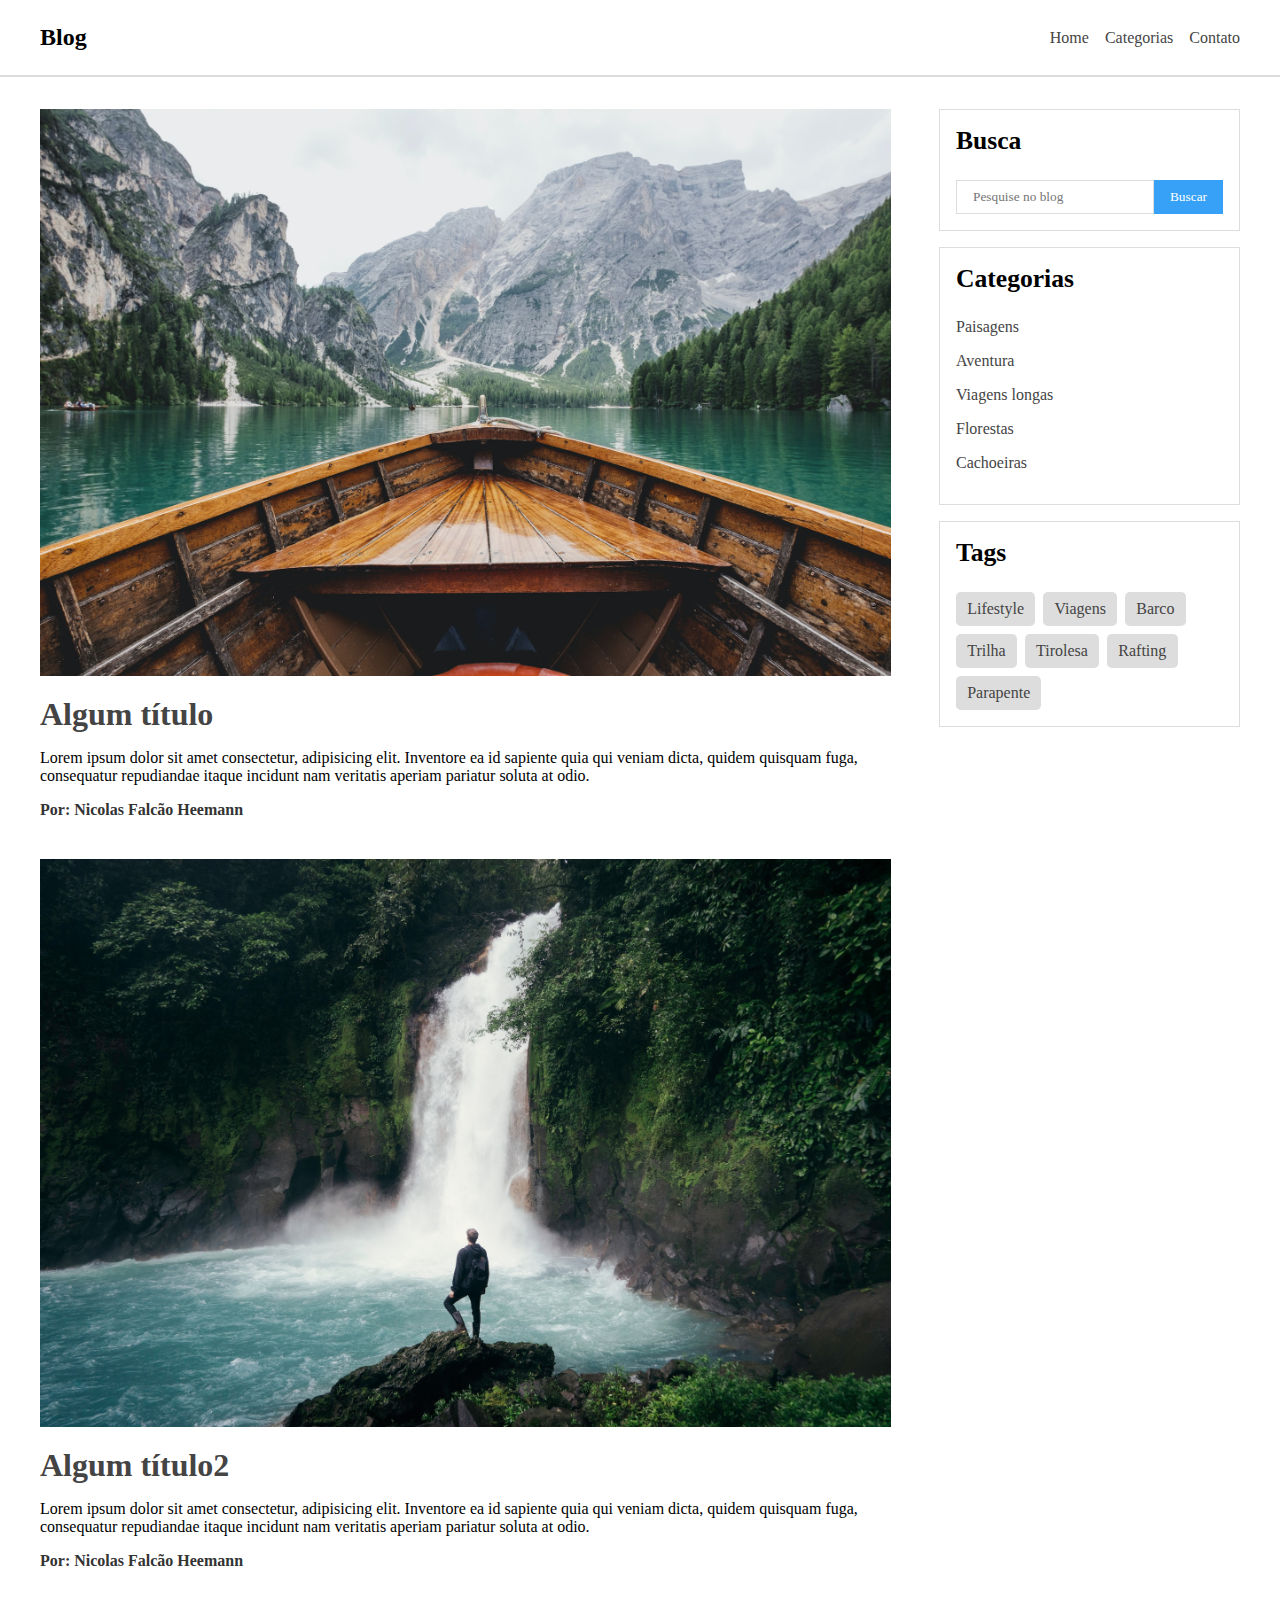
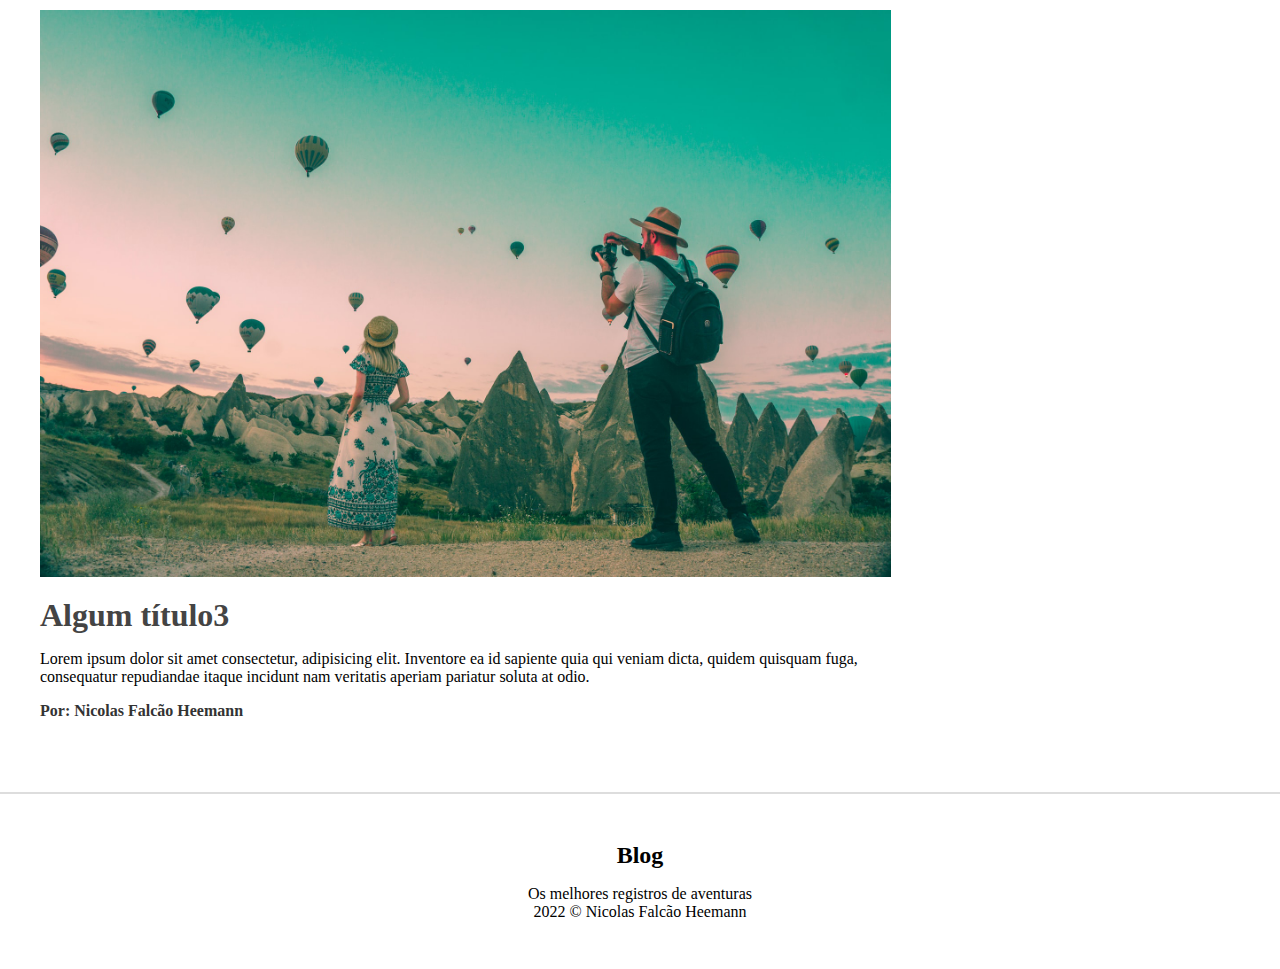
<file: BLOG_HTML_SEMANTICO/index.html>
<!DOCTYPE html>
<html lang="en">
<head>
    <meta charset="UTF-8">
    <meta name="viewport" content="width=device-width, initial-scale=1.0">
    <title>Blog Semântico</title>
    <link rel="stylesheet" href="css/style.css">
</head>
<body>
    <header>
        <nav id="navbar">
            <div id="navbar-inner">
                <h2>Blog</h2>
                <ul class="nav-links">
                    <li><a href="#">Home</a></li>
                    <li><a href="#">Categorias</a></li>
                    <li><a href="#">Contato</a></li>
                </ul>
            </div>
        </nav>
    </header>
    <div class="container">
        <main id="posts-container">
           <article class="posts">
                <img src="img/f1.jpg" alt="Passeio de barco">
                <h3 class="title"><a href="#">Algum título</a></h3>
                <p class="description">
                    Lorem ipsum dolor sit amet consectetur, adipisicing elit. Inventore ea id sapiente quia qui veniam dicta, quidem quisquam fuga, consequatur repudiandae itaque incidunt nam veritatis aperiam pariatur soluta at odio.
                </p>
                <p class="author">Por: Nicolas Falcão Heemann</p>
           </article> 
           <article class="posts">
            <img src="img/f2.jpg" alt="Cachoeira">
            <h3 class="title"><a href="#">Algum título2</a></h3>
            <p class="description">
                Lorem ipsum dolor sit amet consectetur, adipisicing elit. Inventore ea id sapiente quia qui veniam dicta, quidem quisquam fuga, consequatur repudiandae itaque incidunt nam veritatis aperiam pariatur soluta at odio.
            </p>
            <p class="author">Por: Nicolas Falcão Heemann</p>
       </article>
       <article class="posts">
        <img src="img/f3.jpg" alt="Balões">
        <h3 class="title"><a href="#">Algum título3</a></h3>
        <p class="description">
            Lorem ipsum dolor sit amet consectetur, adipisicing elit. Inventore ea id sapiente quia qui veniam dicta, quidem quisquam fuga, consequatur repudiandae itaque incidunt nam veritatis aperiam pariatur soluta at odio.
        </p>
        <p class="author">Por: Nicolas Falcão Heemann</p>
   </article>  
        </main>
        <aside id="sidebar">
            <section id="search-bar">
                <h4>Busca</h4>
                <form>
                    <input type="text" placeholder="Pesquise no blog" />
                    <input type="submit" value="Buscar">     
                </form>
            </section>
            <section id="categories">
                <h4>Categorias</h4>
                <nav>
                    <ul>
                        <li><a href="#">Paisagens</a></li>
                        <li><a href="#">Aventura</a></li>
                        <li><a href="#">Viagens longas</a></li>
                        <li><a href="#">Florestas</a></li>
                        <li><a href="#">Cachoeiras</a></li>
                    </ul>
                </nav>
            </section>
            <section id="tags">
                <h4>Tags</h4>
                <div id="tags-container">
                    <a href="#">Lifestyle</a>
                    <a href="#">Viagens</a>
                    <a href="#">Barco</a>
                    <a href="#">Trilha</a>
                    <a href="#">Tirolesa</a>
                    <a href="#">Rafting</a>
                    <a href="#">Parapente</a>
                </div>
            </section>
        </aside>
    </div>

    <footer id="footer">
        <h2>Blog</h2>
        <p>Os melhores registros de aventuras </p>
        <p>2022 &copy; Nicolas Falcão Heemann</p>
    </footer>
</body>
</html>
</file>
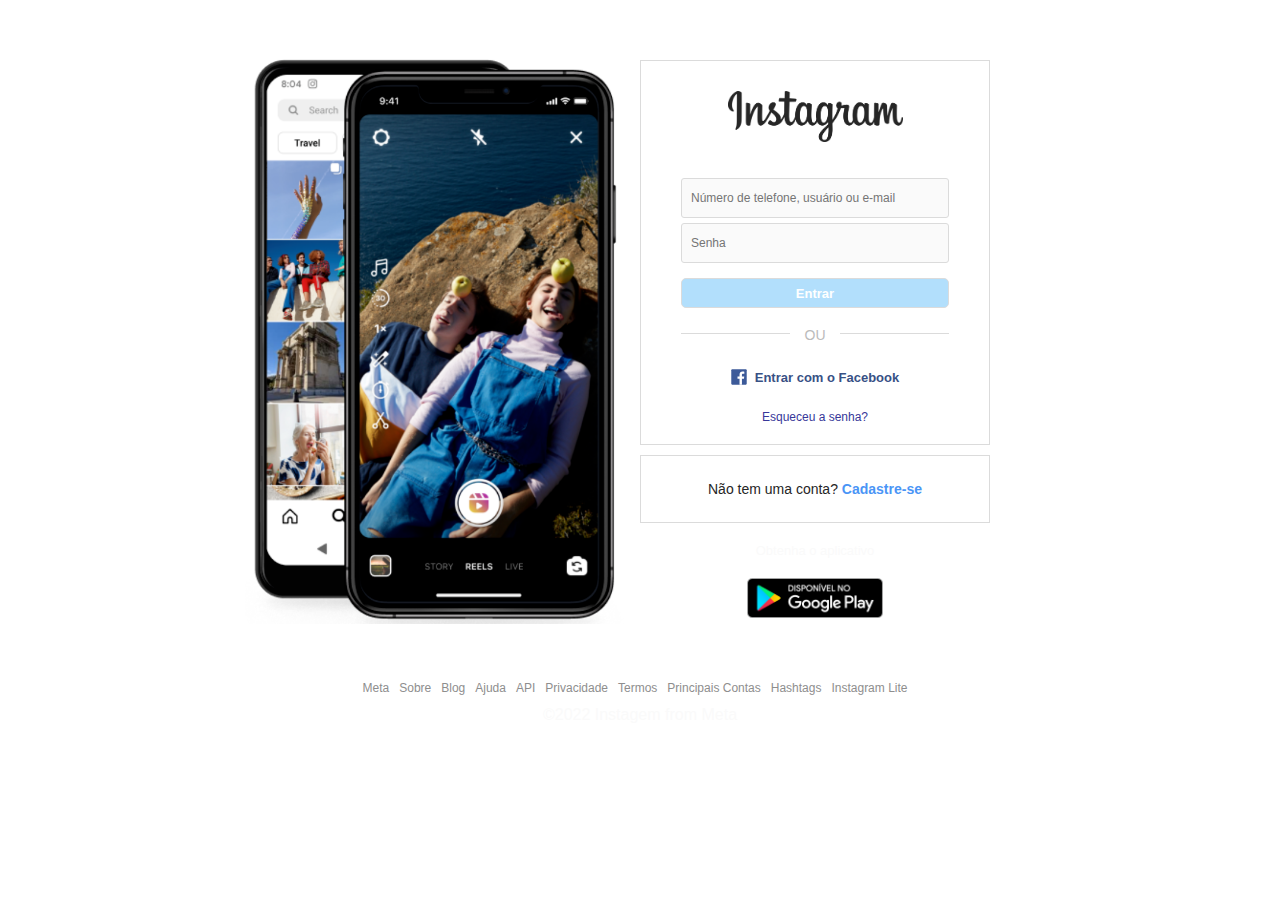
<file: CLONE_HOME_INSTA/index.html>
<!DOCTYPE html>
<html lang="en">
<head>
    <meta charset="UTF-8">
    <meta name="viewport" content="width=device-width, initial-scale=1.0">
    <title>Instagram</title>
    <link rel="stylesheet" href="css/style.css">
    <link rel="shortcut icon" href="img/favicon.png" type="image/x-icon">
</head>
<body>
    <main>
        <div id="main-container">
            <div id="banner-container">
                <img src="img/banner2.png" alt="Crie uma conta no Instagem">
            </div>
            <div id="form-container">
                <div id="form-box">
                    <img id="logo-insta" src="img/logo_instagram.png" alt="Instagram">
                    <form id="login-form">
                    <input type="text"
                    name="username"
                    placeholder="Número de telefone, usuário ou e-mail"/>
                    <input type="password" name="password" placeholder="Senha">
                    <input type="submit" value="Entrar">
                </form>
                <div class="separator">
                    <div class="line"></div>
                    <span>Ou</span>
                </div>
                <div id="other-links">
                    <div id="facebook-login">
                        <a href="#">
                       <img src="img/logo_facebook.svg" alt="Facebook Login"> 
                       <span>Entrar com o Facebook</span>
                        </a>
                    </div>
                    <div id="forgot-pass">
                        <a href="#">Esqueceu a senha?</a>
                    </div>
                </div>
                </div>
                <div id="register-container">
                    <p>Não tem uma conta? <a href="#">Cadastre-se</a></p>
                </div>
                <div id="get-app-container">
                    <p>Obtenha o aplicativo</p>
                    <a href="#">
                        <img src="img/gplay_btn.png" alt="Google Play">
                    </a>
                </div>
            </div>
        </div>
    </main>
    <footer>
        <nav>
            <ul id="footer-links">
                <li><a href="#">Meta</a></li>
                <li><a href="#">Sobre</a></li>
                <li><a href="#">Blog</a></li>
                <li><a href="#">Ajuda</a></li>
                <li><a href="#">API</a></li>
                <li><a href="#">Privacidade</a></li>
                <li><a href="#">Termos</a></li>
                <li><a href="#">Principais Contas</a></li>
                <li><a href="#">Hashtags</a></li>
                <li><a href="#">Instagram Lite</a></li>
            </ul>
        </nav>
        <p id="copyright">&copy;2022 Instagem from Meta</p>
    </footer>
    
</body>
</html>
</file>
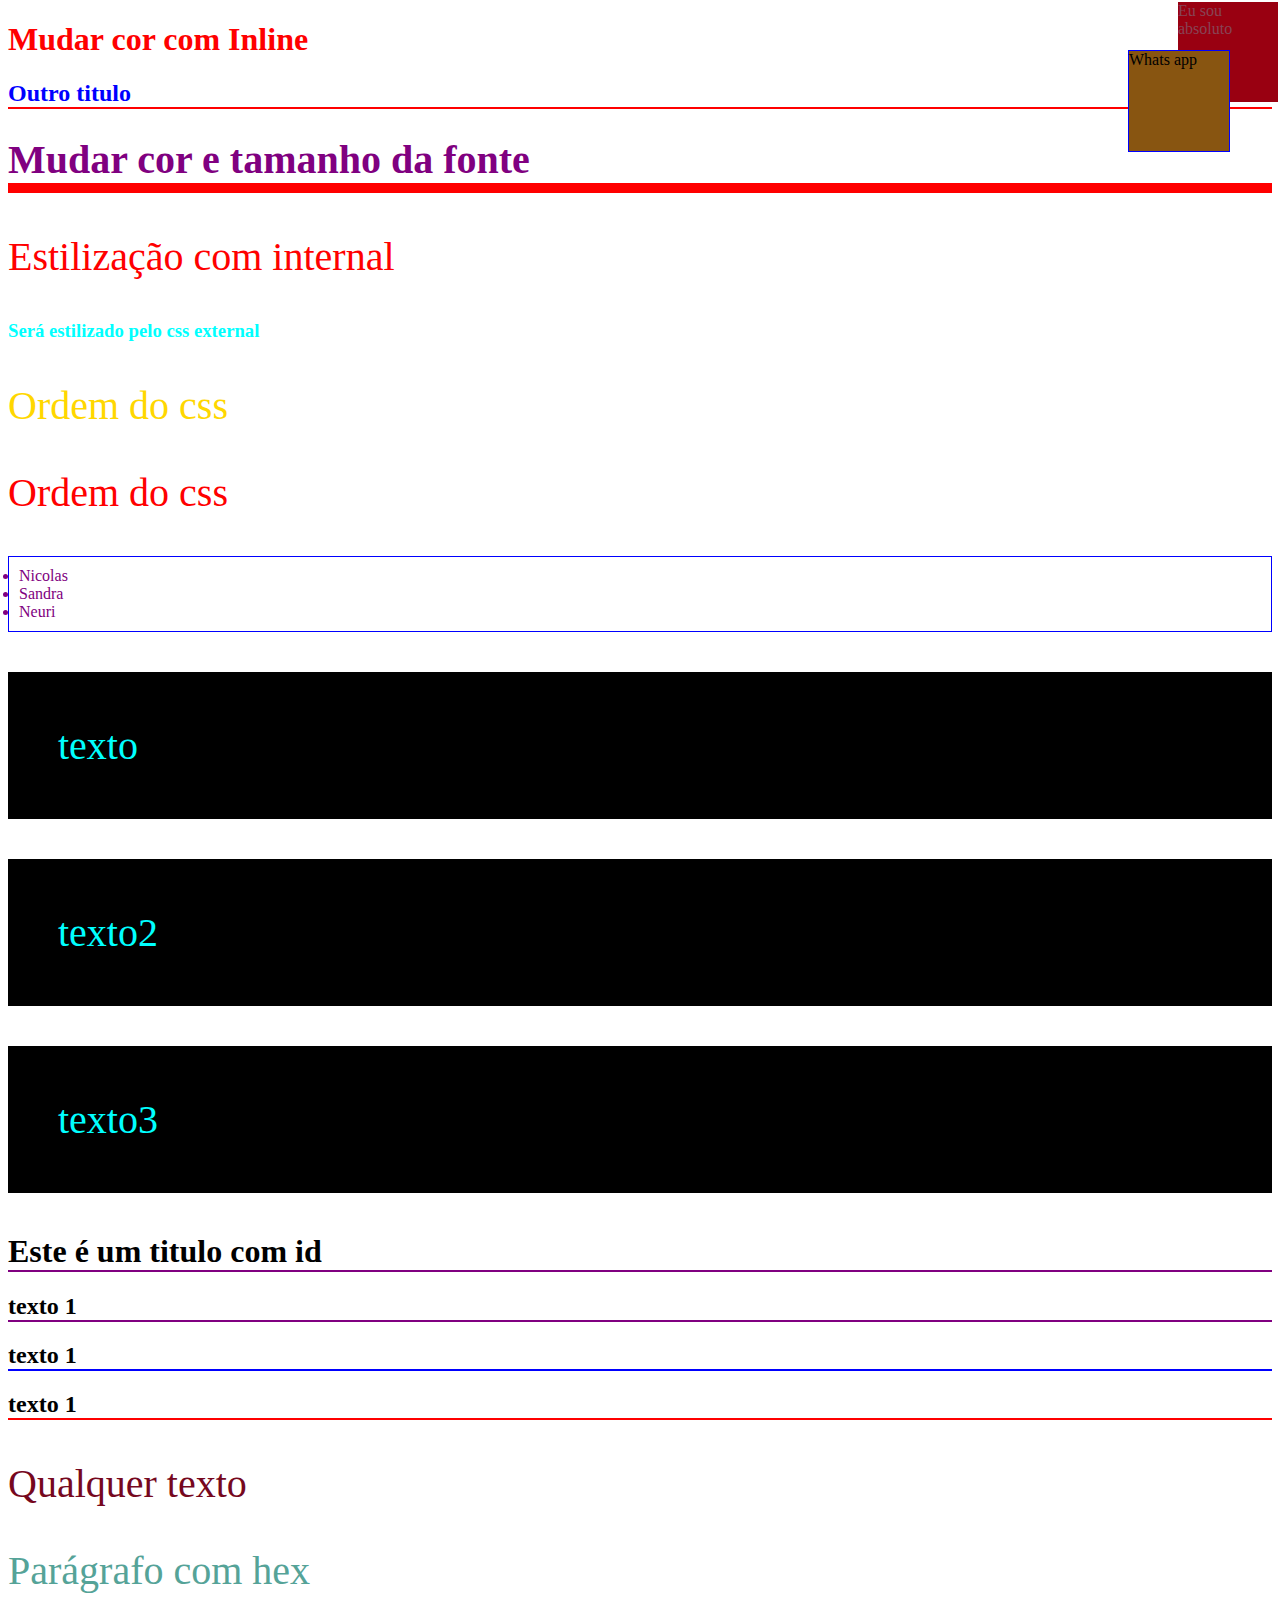
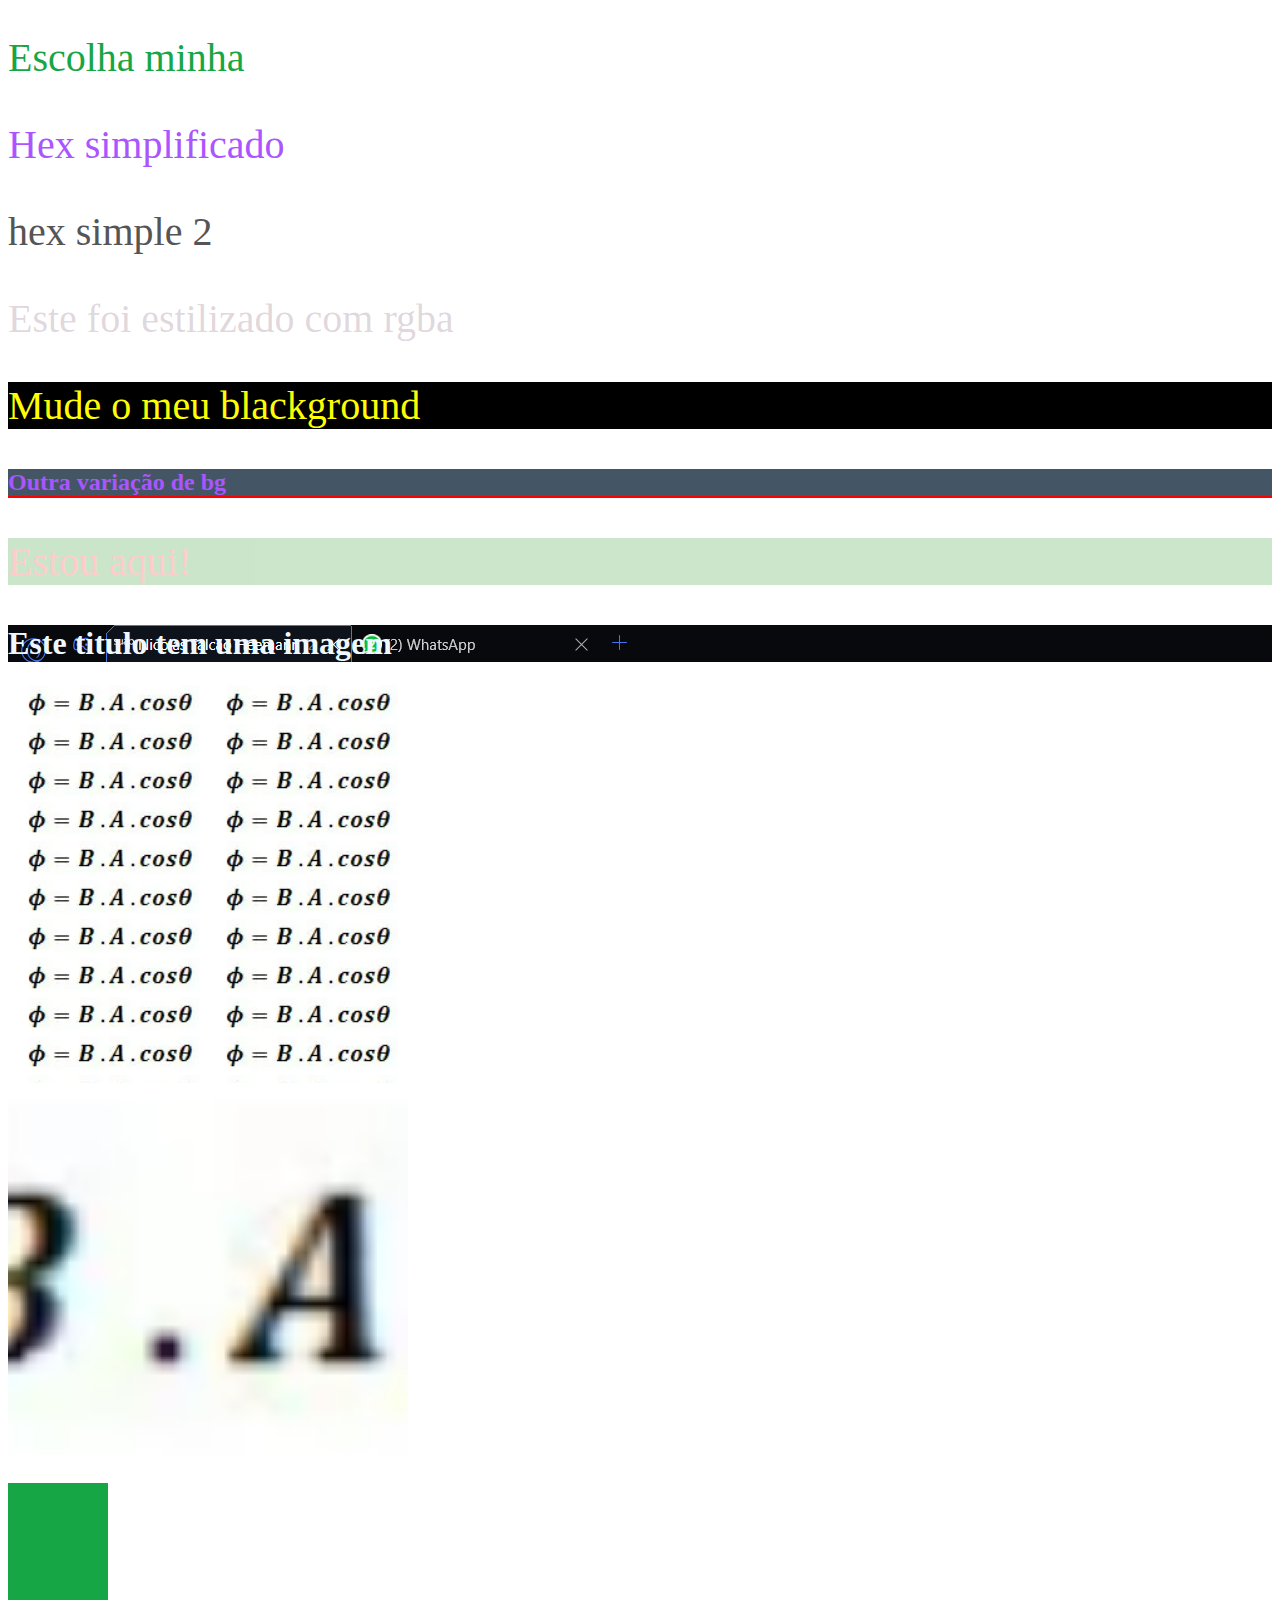
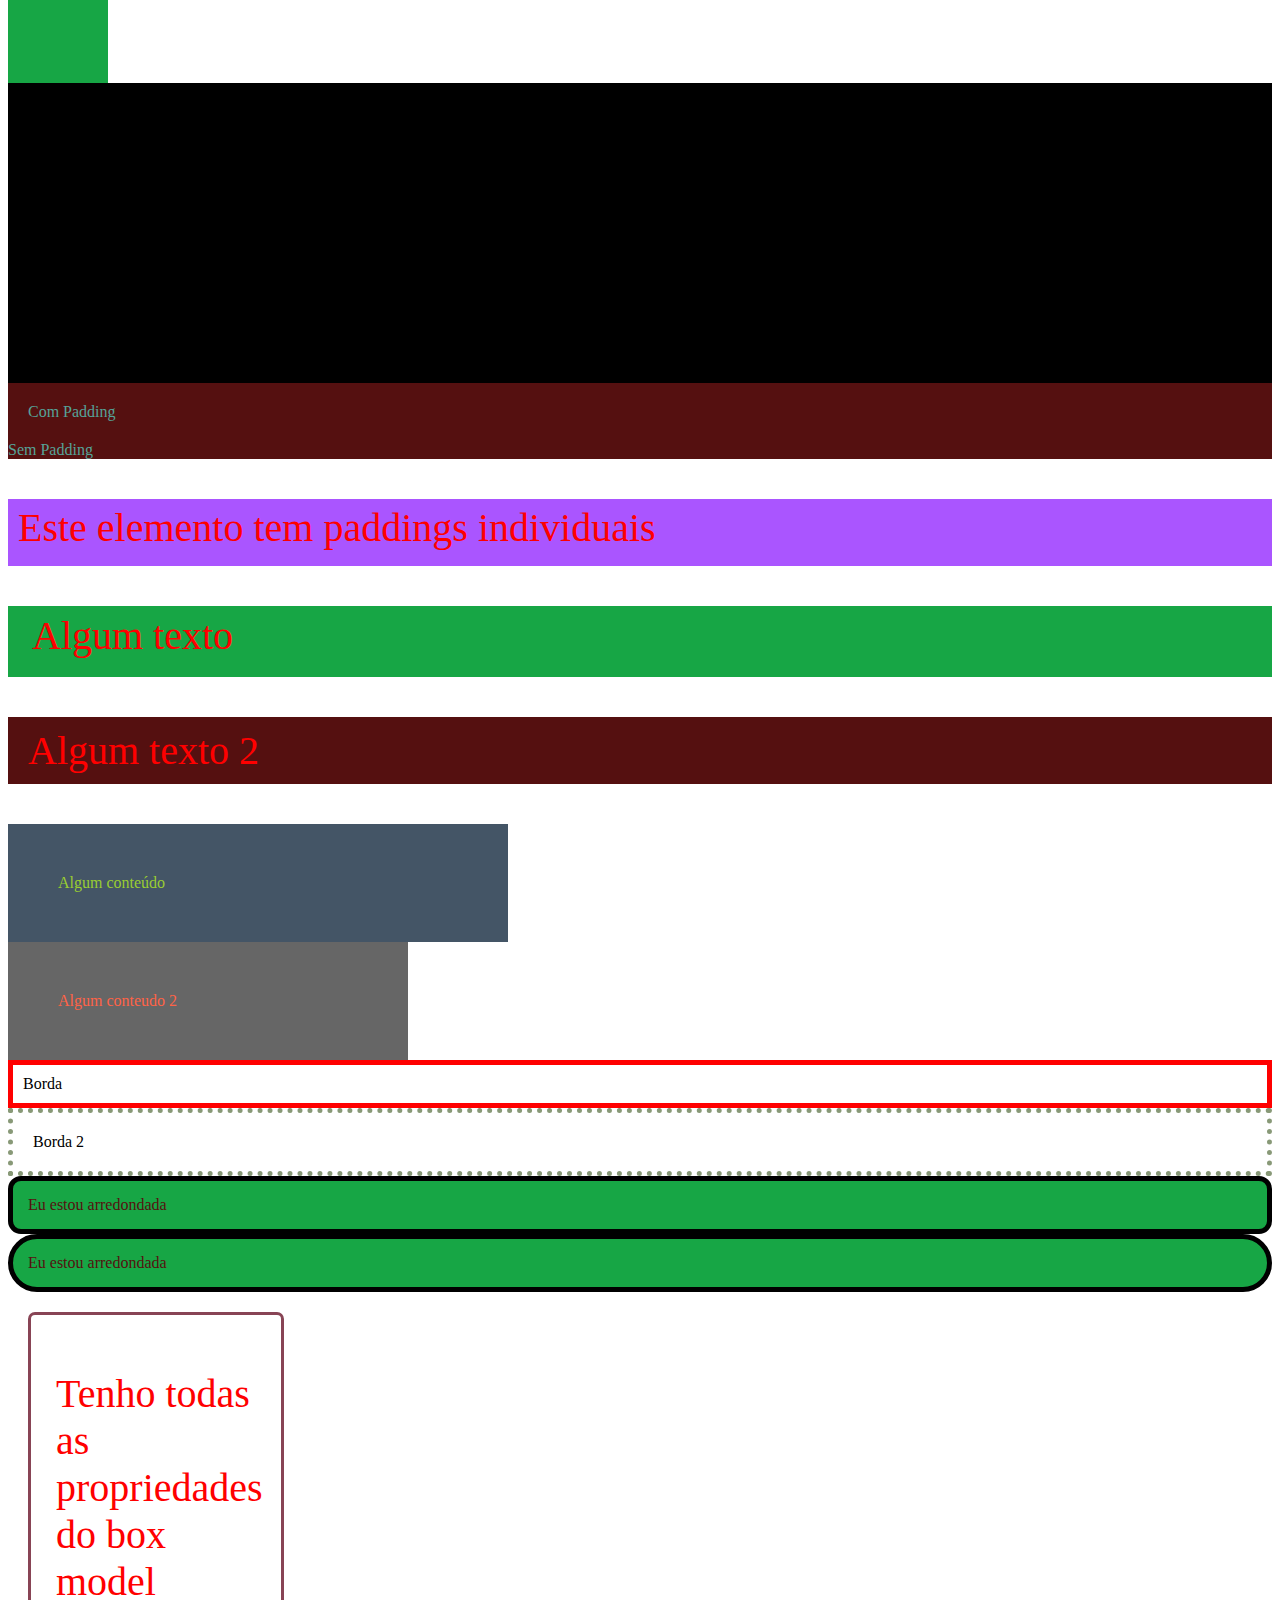
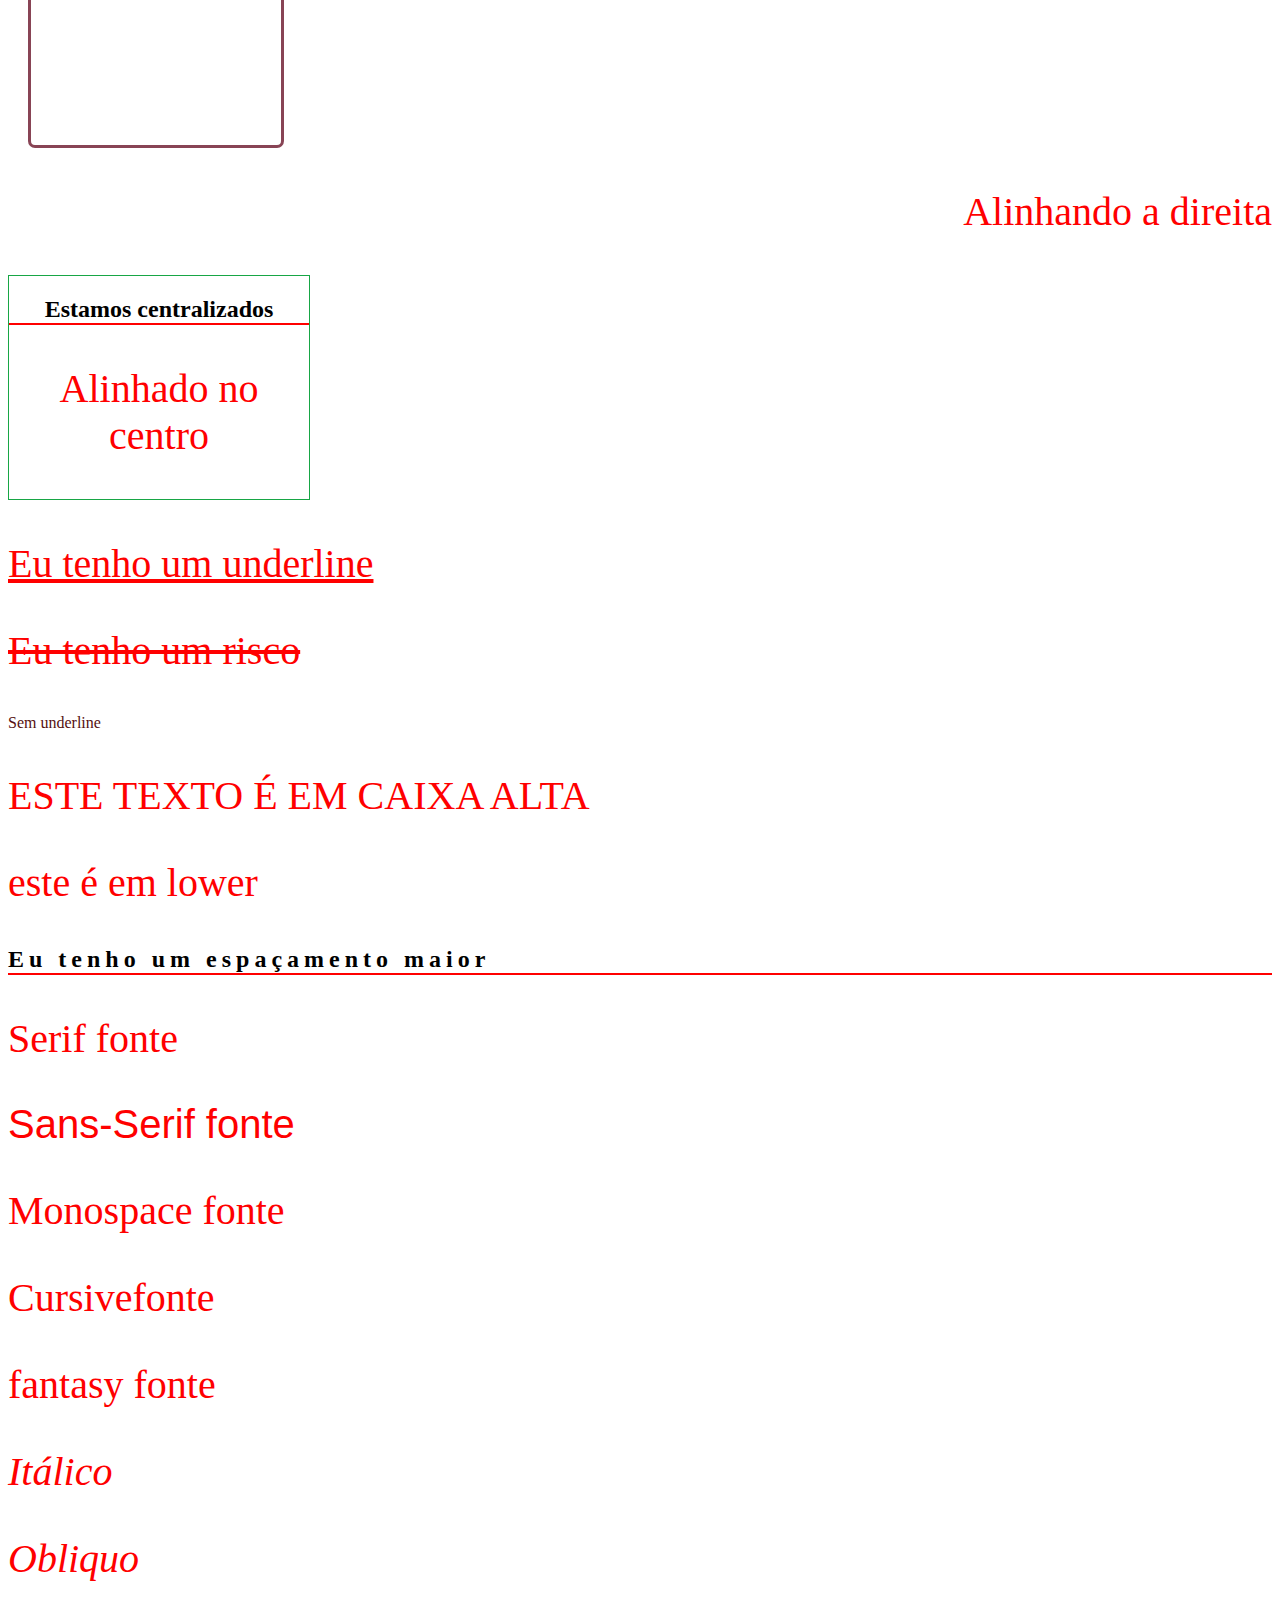
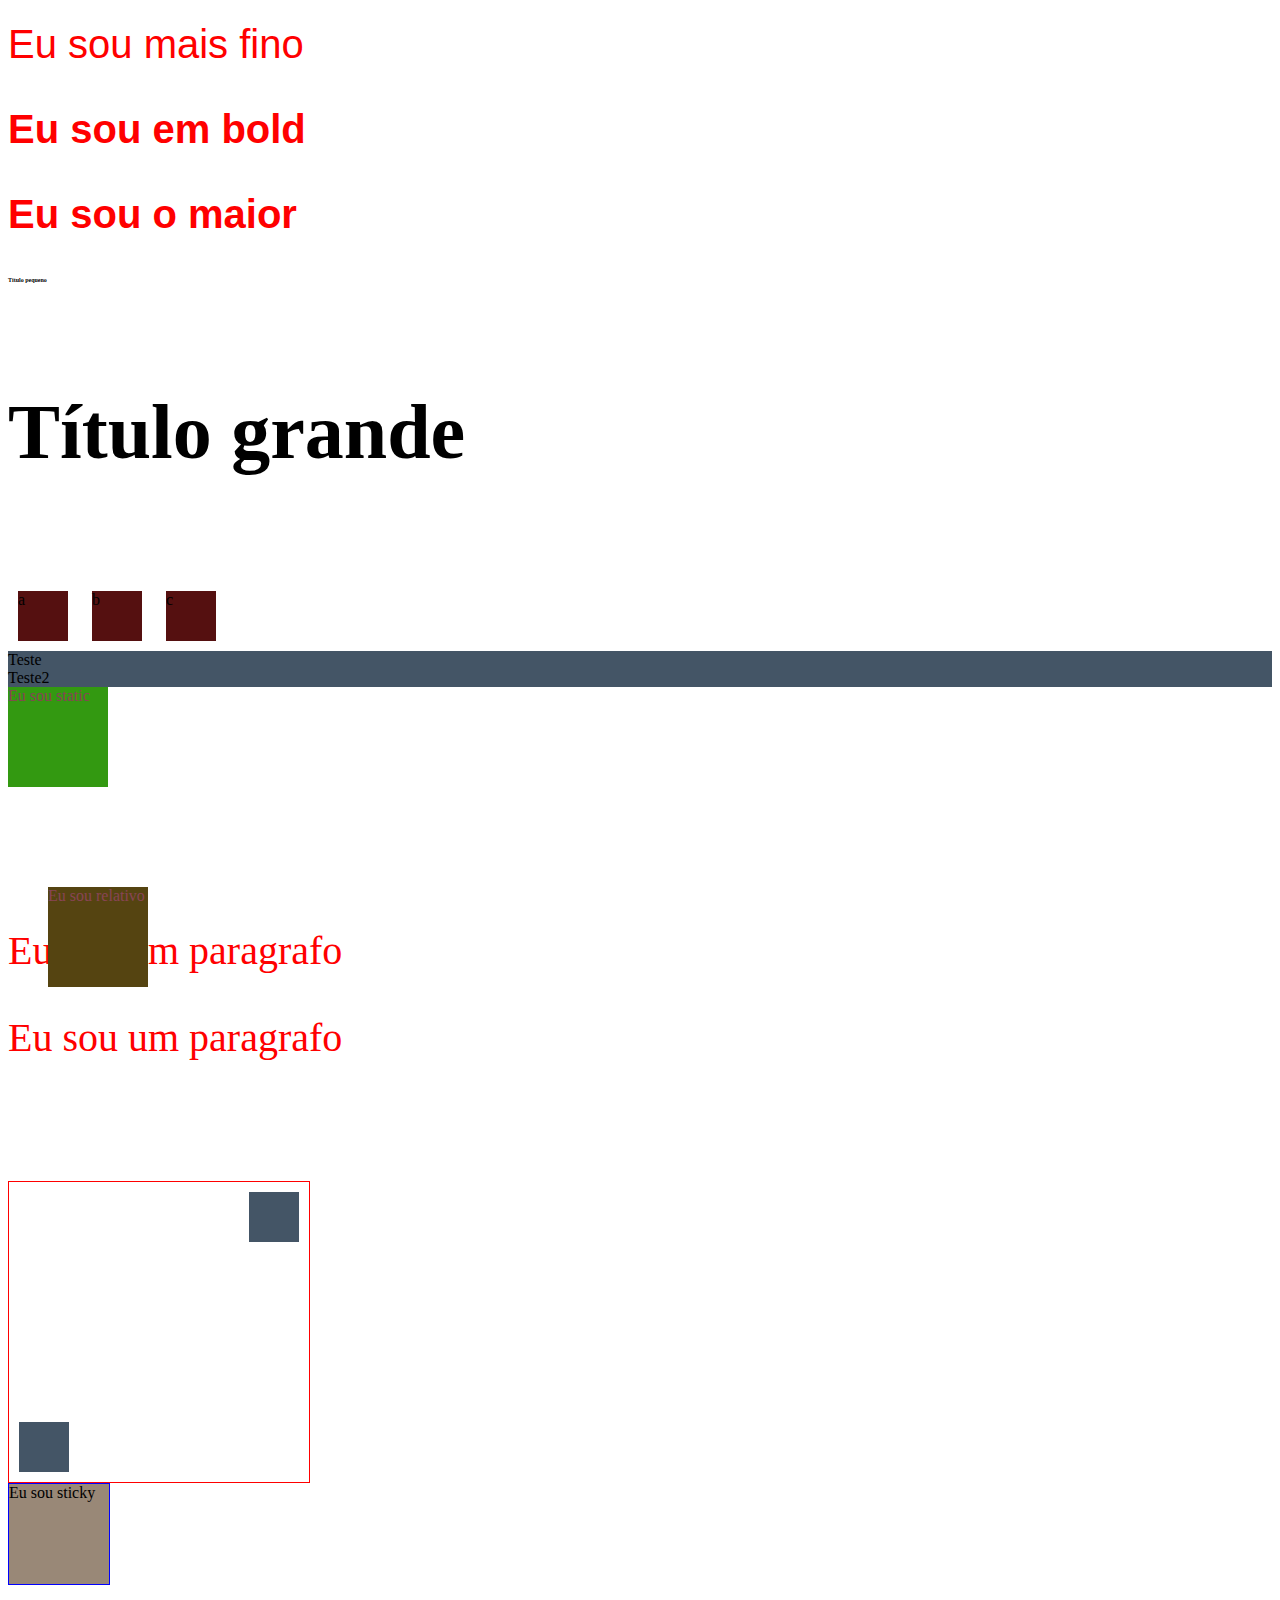
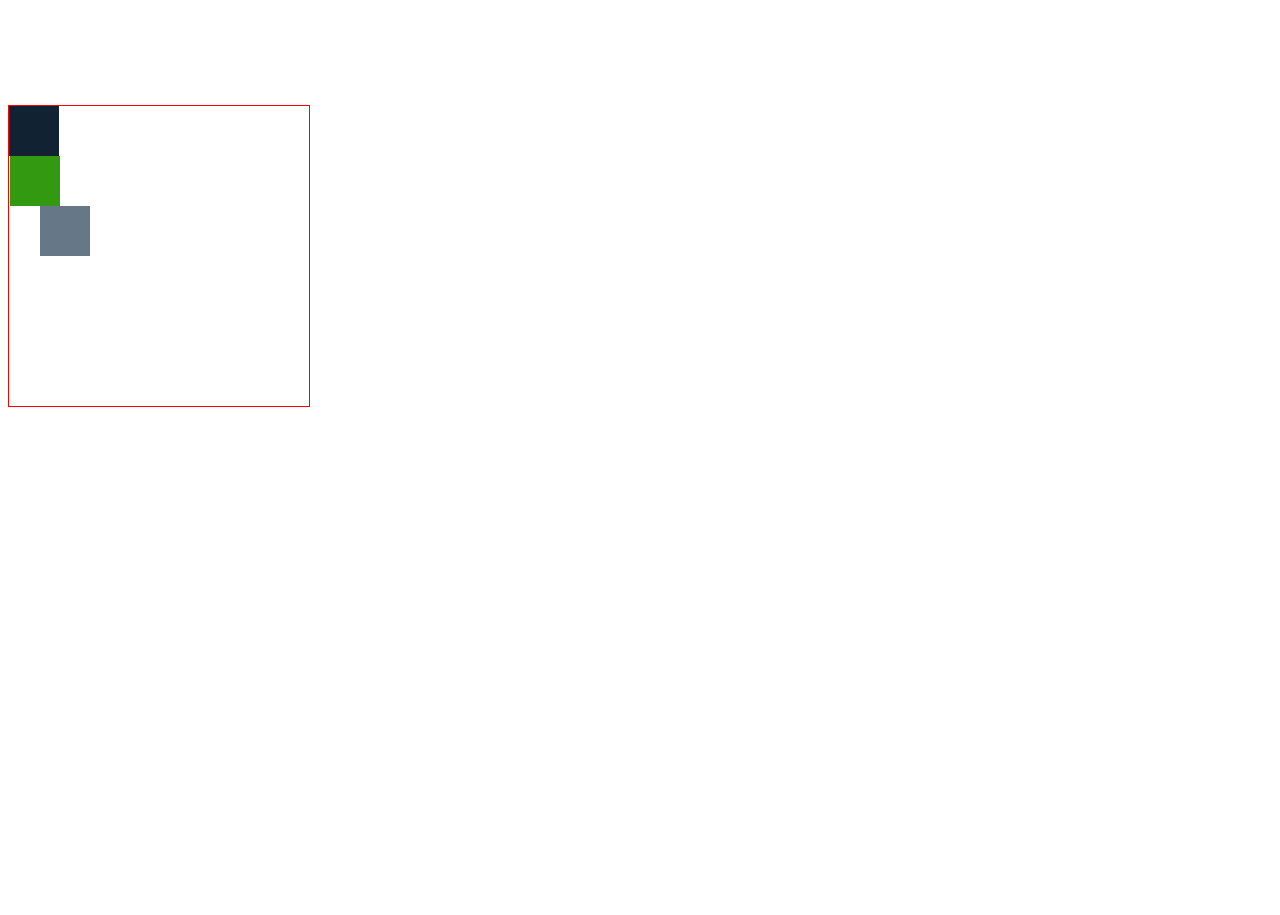
<file: CSS/index.html>
<!DOCTYPE html>
<html lang="en">
<head>
    <meta charset="UTF-8">
    <meta name="viewport" content="width=device-width, initial-scale=1.0">
    <title>CSS</title>

    <style>
        p{
            color:red;
            font-size: 40px;
        }
    </style>
    <link rel="stylesheet" href="css/style.css"/>
    <link rel="stylesheet" href="css/lists.css"/>
</head>
<body>
    <H1 style="color: red;">Mudar cor com Inline</H1>
    <h2 style="color: blue;">Outro titulo</h2>

    <h1 style="color: purple; font-size: 40px; border-bottom: 10px solid red;">Mudar cor e tamanho da fonte</h1>

    <p>Estilização com internal</p>

    <h3>Será estilizado pelo css external</h3>

    <p style="color:gold;">Ordem do css</p>
    <p>Ordem do css</p>

    <ul>
        <li>Nicolas</li>
        <li>Sandra</li>
        <li>Neuri</li>
    </ul>
   
    <p class="paragrafo">texto</p>
    <p class="paragrafo">texto2</p>
    <p class="paragrafo">texto3</p>

    <h1 id="titulo">Este é um titulo com id</h1>

    <h2 id="titulo" class="titulo"> texto 1</h2>
    <h2 class="titulo"> texto 1</h2>
    <h2> texto 1</h2>

    <p class="color-name">Qualquer texto</p>

    <p class="hex">Parágrafo com hex</p>
    <p class="hex2">Escolha minha</p>

    <p class="simple">Hex simplificado</p>
    <p class="hex-simple2">hex simple 2</p>

    <p class="rgba">Este foi estilizado com rgba</p>

    <p class="bg">Mude o meu blackground</p>
    <h2 class="bg-2">Outra variação de bg</h2>

    <div class="bg-opacidade">
        <p>Estou aqui!</p>
    </div>


    <h1 class="bg-image">Este titulo tem uma imagem</h1>

    <div class="naocentralizado"></div>
    <div class="centralizado"></div>

    <div class="height-width"></div>
    <div class="height-width2"></div>

    <div class="compadding">Com Padding</div>
    <div class="sempadding">Sem Padding</div>

    <p class="paddingind">Este elemento tem paddings individuais</p>

    <p class="shorthand-padding">Algum texto</p>
    <p class="shorthand-padding-2">Algum texto 2</p>

    <div class="without-border-box">Algum conteúdo</div>
    <div class="border-box">Algum conteudo 2</div>

    <div class="border">Borda</div>
    <div class="border-2">Borda 2</div>

    <div class="rounded-p">Eu estou arredondada</div>
    <div class="rounded-p-2">Eu estou arredondada</div>

    <div class="box-model">
        <p>Tenho todas as propriedades do box model</p>
    </div>

    <p class="texto-alinhado">Alinhando a direita</p>
    <div class="centro-card">
        <h2>Estamos centralizados</h2>
        <p>Alinhado no centro</p>
    </div>

    <p class="underline">Eu tenho um underline</p>
    <p class="line-trough">Eu tenho um risco</p>
    <a href="#" class="remove-underline">Sem underline</a>

    <p class="upper">Este texto é em caixa alta</p>
    <p class="lower">Este é em lower</p>

    <h2 class="spacing">Eu tenho um espaçamento maior</h2>

    <p class="serif">Serif fonte</p>
    <p class="sans-serif">Sans-Serif fonte</p>
    <p class="monospace">Monospace fonte</p>
    <p class="cursive">Cursivefonte</p>
    <p class="fantasy">fantasy fonte</p>

    <p class="itálico">Itálico</p>
    <p class="obliquo">Obliquo</p>
    
    <p class="thin">Eu sou mais fino</p>
    <p class="bold">Eu sou em bold</p>
    <p class="bolder">Eu sou o maior</p>

    <h4 class="small">Título pequeno</h4>
    <h4 class="big">Título grande</h4>

    <div class="inline-box">a</div>
    <div class="inline-box">b</div>
    <div class="inline-box">c</div>

    <span class="block">Teste</span>
    <span class="block">Teste2</span>

    <p class="invisible">Me encontre se puder</p>

    <div class="static">
        <span>Eu sou static</span>
    </div>

    <div class="relative">
        <span>Eu sou relativo</span>
    </div>
    <p>Eu sou um paragrafo</p>

    <div class="absolute">
        <span>Eu sou absoluto</span>
    </div>
    <p>Eu sou um paragrafo</p>

    <div class="relative-container">
        <div class="absolute-1"></div>
        <div class="absolute-2"></div>
    </div>

    <div class="fixed">
        <span>Whats app</span>
    </div>

    <div class="sticky">
        <span>Eu sou sticky</span>
    </div>

    <div class="relative-container">
        <div class="absolute-3"></div>
        <div class="absolute-4"></div>
        <div class="absolute-5"></div>
    </div>
</body>
</html>
</file>
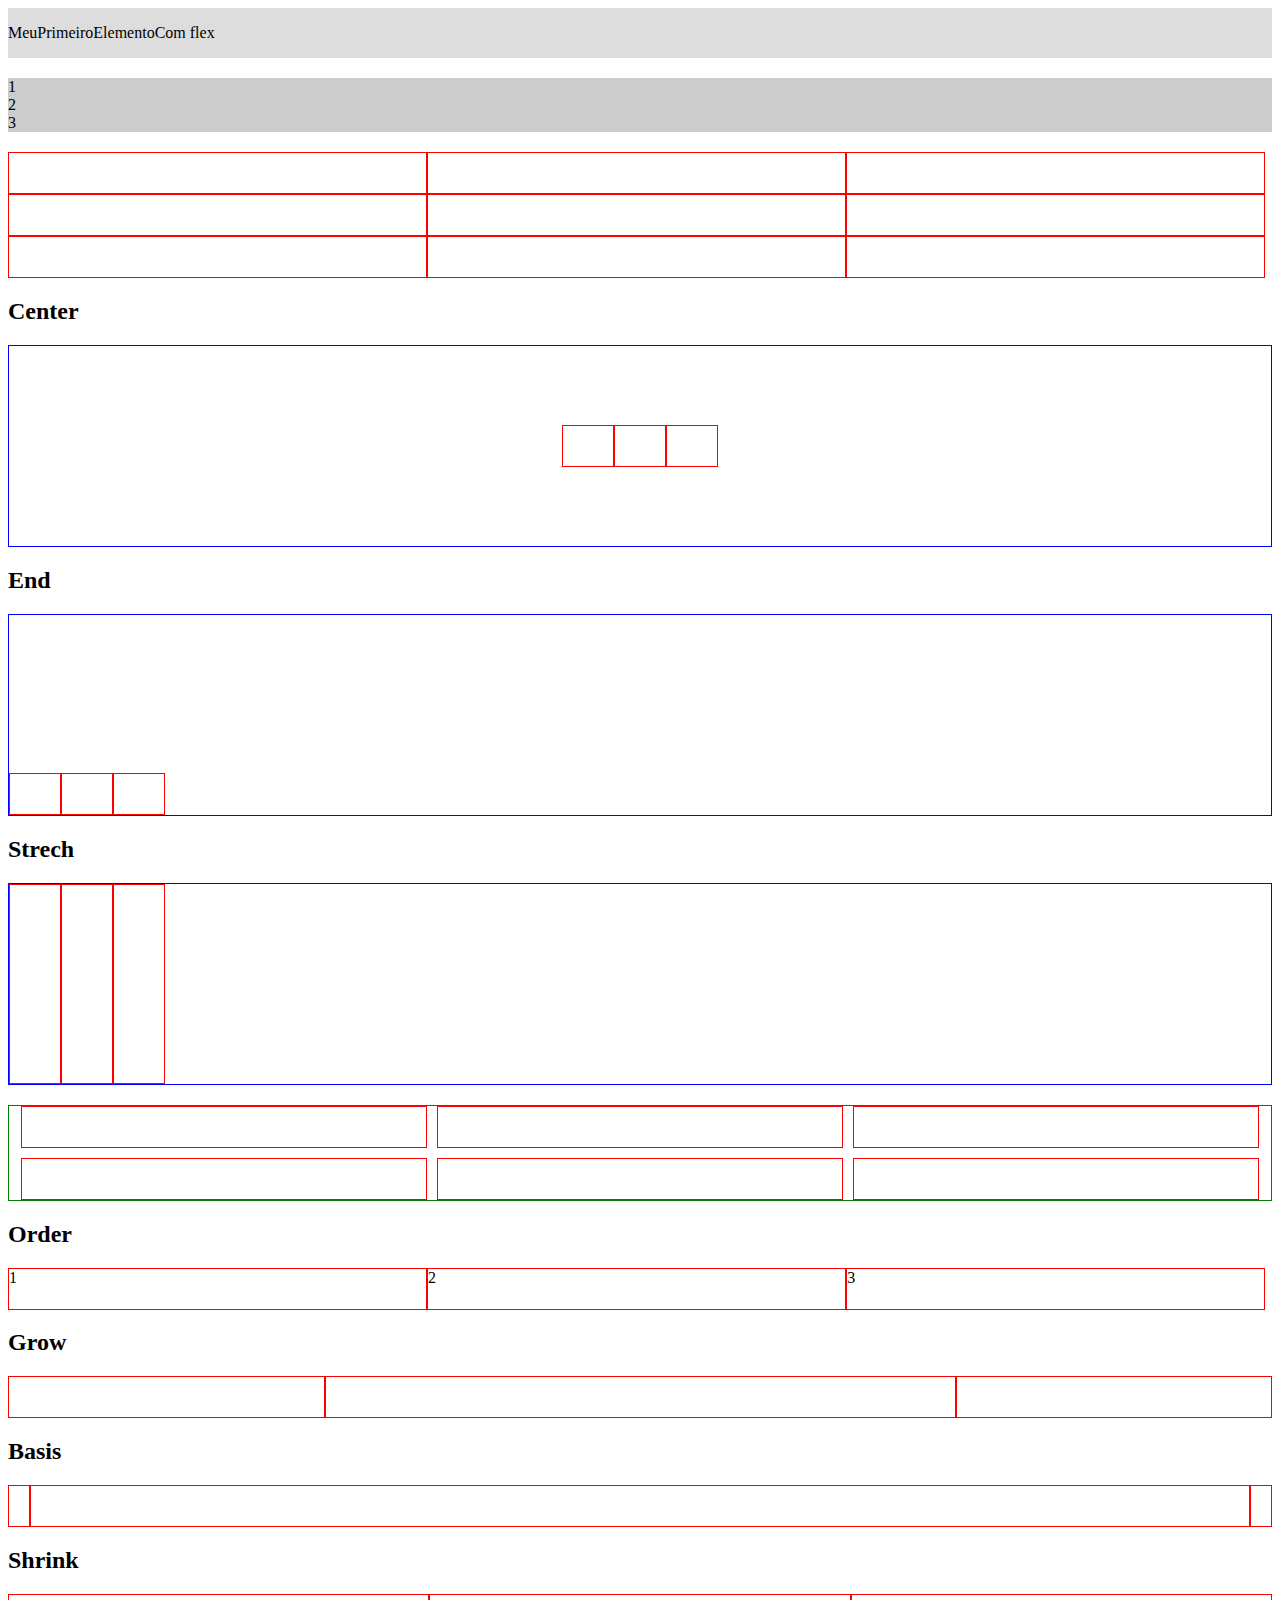
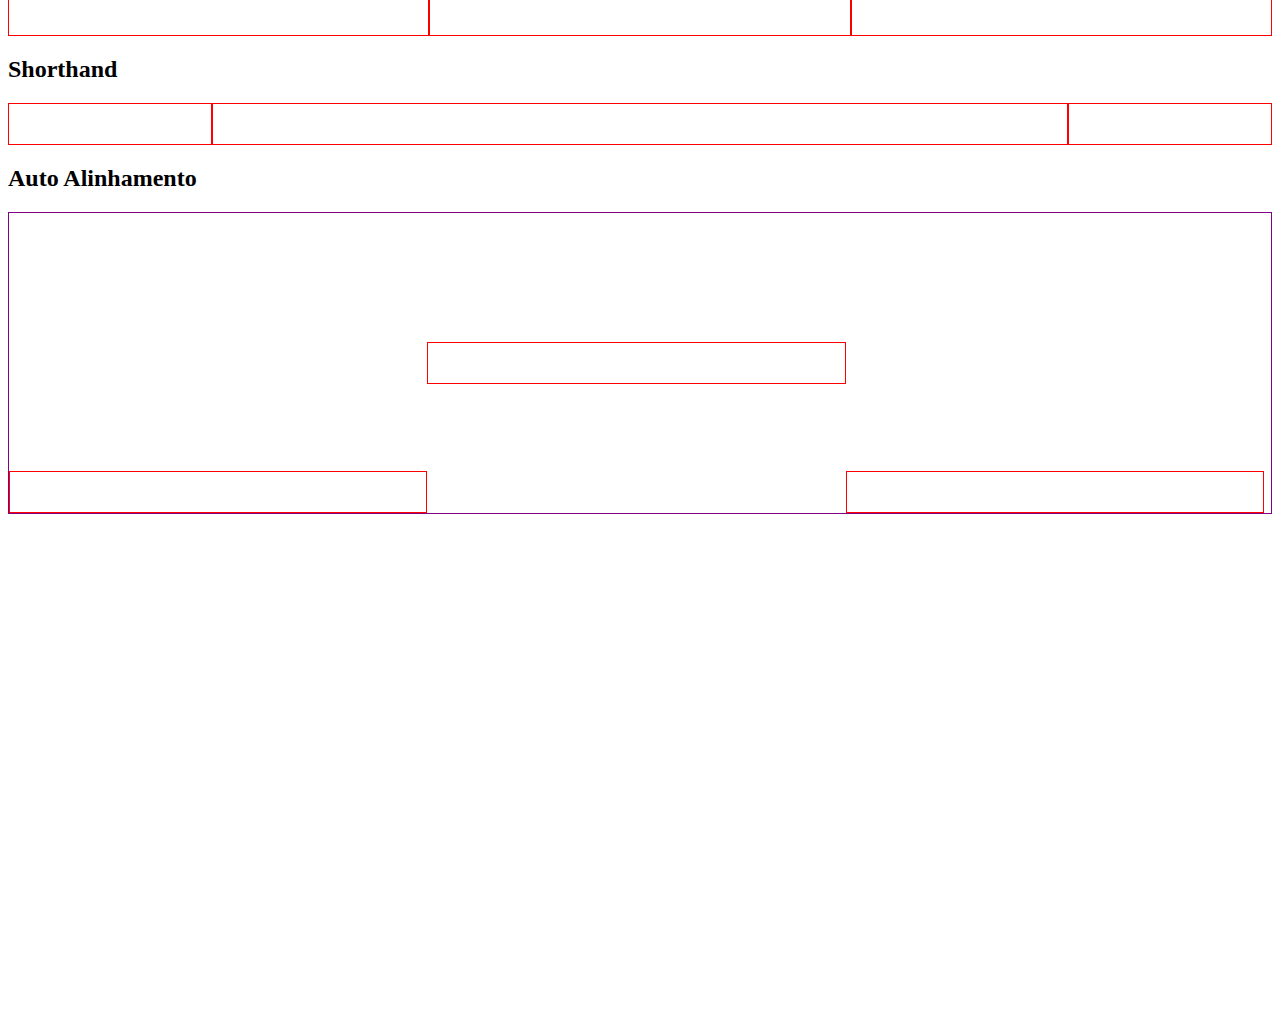
<file: FLEXBOX/index.html>
<!DOCTYPE html>
<html lang="en">
<head>
    <meta charset="UTF-8">
    <meta name="viewport" content="width=device-width, initial-scale=1.0">
    <title>Flexbox</title>
    <link rel="stylesheet" href="css/style.css">
</head>
<body>

    <div class="flex">
        <p>Meu</p>
        <p>Primeiro</p>
        <p>Elemento</p>
        <P>Com flex</P>
    </div>
    <div class="flex-column">
        <span>1</span>
        <span>2</span>
        <span>3</span>
    </div>

    <div class="wrap">
        <div class="box"></div>
        <div class="box"></div>
        <div class="box"></div>
        <div class="box"></div>
        <div class="box"></div>
        <div class="box"></div>
        <div class="box"></div>
        <div class="box"></div>
        <div class="box"></div>
    </div>

    <h2>Center</h2>
    <div class="align-center">
        <div class="box"></div>
        <div class="box"></div>
        <div class="box"></div>
    </div>

    <h2>End</h2>
    <div class="flex-end">
        <div class="box"></div>
        <div class="box"></div>
        <div class="box"></div>
    </div>

    <h2>Strech</h2>
    <div class="stretch">
        <div class="box"></div>
        <div class="box"></div>
        <div class="box"></div>
    </div>
    
    <div class="gap">
        <div class="box"></div>
        <div class="box"></div>
        <div class="box"></div>
        <div class="box"></div>
        <div class="box"></div>
        <div class="box"></div>
    </div>

    <h2>Order</h2>
    <div class="order">
        <div class="box" id="three">3</div>
        <div class="box" id="one">1</div>
        <div class="box" id="two">2</div>
    </div>

    <h2>Grow</h2>
    <div class="grow">
        <div class="box"></div>
        <div class="box big"></div>
        <div class="box"></div>
    </div>

    <h2>Basis</h2>
    <div class="basis">
        <div class="box"></div>
        <div class="box big"></div>
        <div class="box"></div>
    </div>

    <h2>Shrink</h2>
    <div class="shrink">
        <div class="box"></div>
        <div class="box small"></div>
        <div class="box"></div>
    </div>

    <h2>Shorthand</h2>
    <div class="shorthand">
        <div class="box"></div>
        <div class="box diferente"></div>
        <div class="box"></div>
    </div>

    <h2>Auto Alinhamento</h2>
    <div class="auto-align">
        <div class="box"></div>
        <div class="box diferente"></div>
        <div class="box"></div>
    </div>
</body>
</html>
</file>
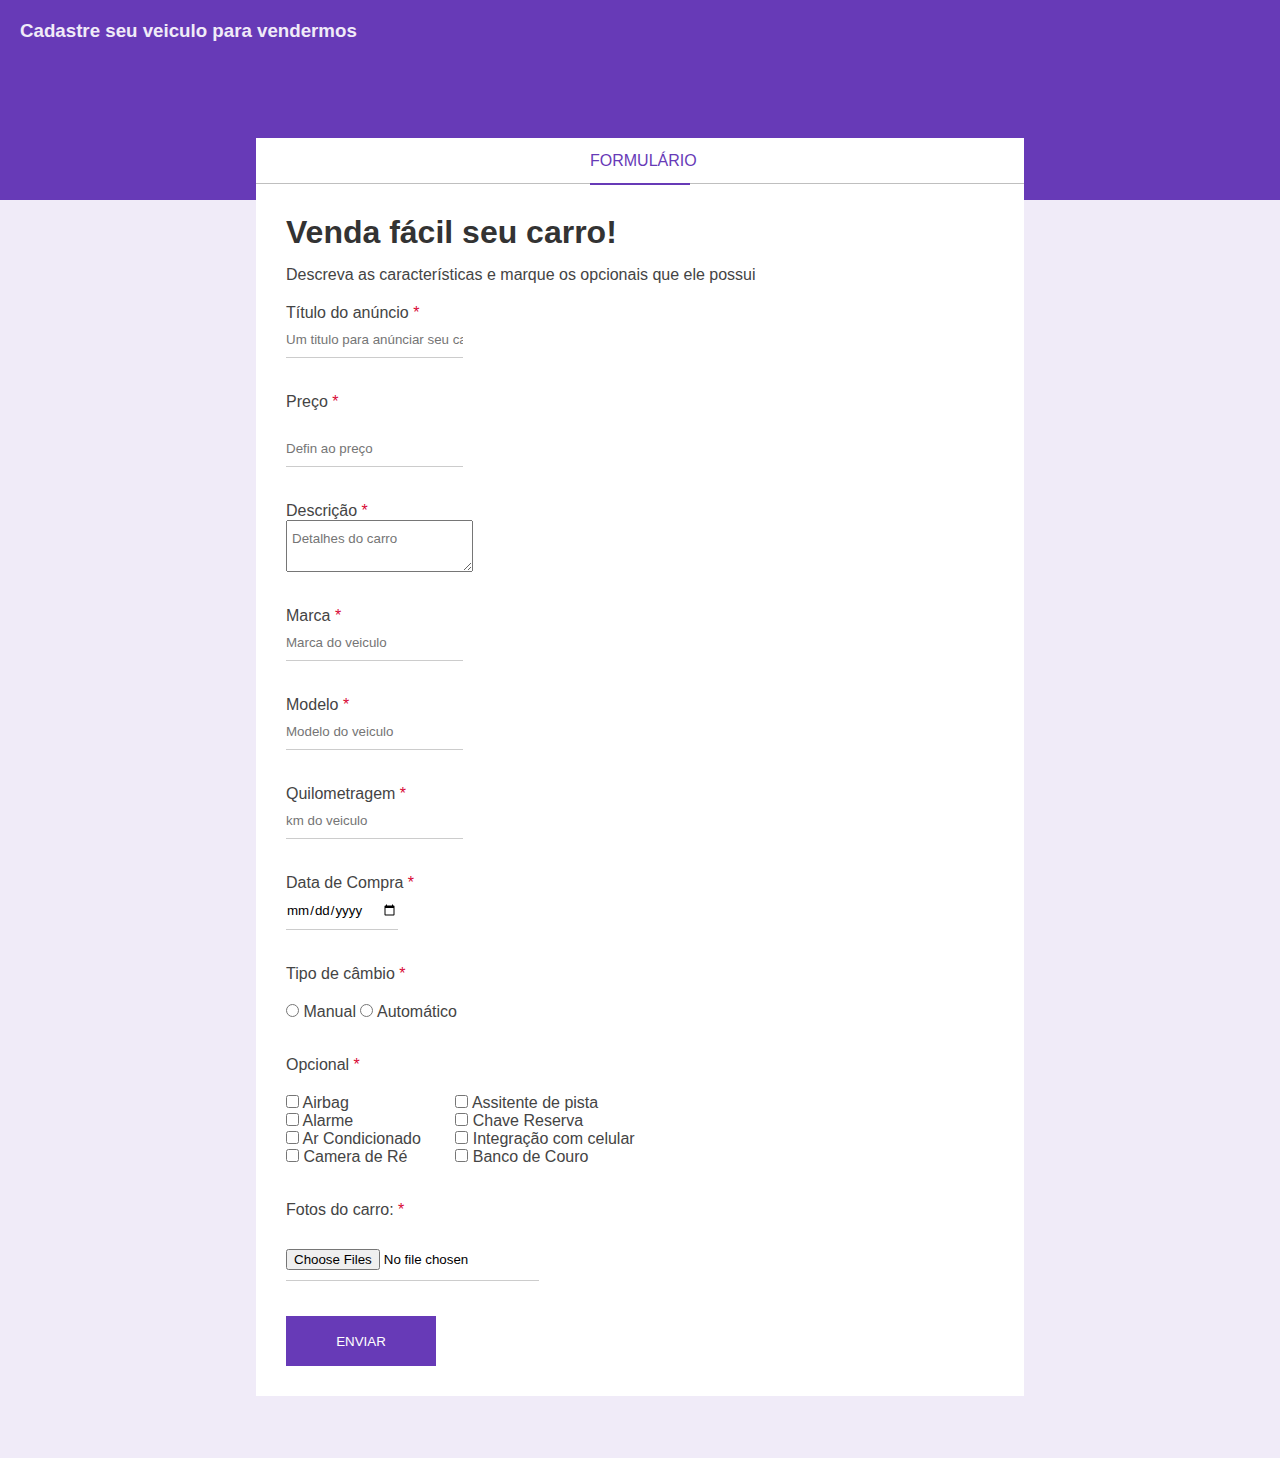
<file: FORM_PROJ/index.html>
<!DOCTYPE html>
<html lang="en">
<head>
    <meta charset="UTF-8">
    <meta name="viewport" content="width=device-width, initial-scale=1.0">
    <title>Vendas de Carro</title>
    <link rel="stylesheet" href="css/style.css">
</head>
<body>
    <div class="container">
        <div class="header">
            <h3>Cadastre seu veiculo para vendermos</h3>
        </div>
        <div class="form-container">
            <div class="form-header">
                <p>Formulário</p>
            </div>
            <div class="form-body">
                <h1 class="form-title">Venda fácil seu carro!</h1>
                <p>Descreva as características e marque os opcionais que ele possui</p>
                <form>
                <div class="box">
                    <label for="title">Título do anúncio <span class="required-field">*</span></label>
                    <input type="text" name="title" class="block" placeholder="Um titulo para anúnciar seu carro" minlength="1" maxlength="30" required>
                </div>
                

                <div class="box">
                    <label for="price"><p>Preço <span class="required-field">*</span></p></label>
                    <input type="number" name="title" class="block" placeholder="Defin ao preço" required>
                </div>

                <div class="box">
                    <label for="Description">Descrição <span class="required-field">*</span></label>
                    <textarea name="Description" id="Description" class="block" placeholder="Detalhes do carro" required></textarea>
                </div>

                <div class="box">
                    <label for="brand">Marca <span class="required-field">*</span></label>
                    <input type="text" name="brand" id="brand" class="block" placeholder="Marca do veiculo" required>
                </div>

                <div class="box">
                    <label for="modelo">Modelo <span class="required-field">*</span></label>
                    <input type="text" name="modelo" id="modelo" class="block" placeholder="Modelo do veiculo" required>
                </div>

                <div class="box">
                    <label for="km">Quilometragem <span class="required-field">*</span></label>
                    <input type="number" name="km" id="km" class="block" placeholder="km do veiculo" required>
                </div>

                <div class="box">
                    <label for="buy">Data de Compra <span class="required-field">*</span></label>
                    <input type="date" name="buy" id="buy" class="block" placeholder="Data de compra" required>
                </div>

                <div class="box">
                    <P>Tipo de câmbio <span class="required-field">*</span></P>
                    <input type="radio" name="gear" id="manual">
                    <label for="manual">Manual</label>

                    <input type="radio" name="gear" id="manual">
                    <label for="manual">Automático</label>
                </div>

                <div class="optional-box">
                    <P>Opcional <span class="required-field">*</span></P>
                    <ul class="optional-list">
                        <li>
                            <input type="checkbox" id="airbag" name="optional[]" value="airbag"/>
                            <label for="airbag">Airbag</label>
                        </li>

                        <li>
                            <input type="checkbox" id="alarm" name="optional[]" value="alarm"/>
                            <label for="alarm">Alarme</label>
                        </li>

                        <li>
                            <input type="checkbox" id="ac" name="optional[]" value="ac"/>
                            <label for="ac">Ar Condicionado</label>
                        </li>

                        <li>
                            <input type="checkbox" id="reverse_camera" name="optional[]" value="reverse_camera"/>
                            <label for="reverse_camera">Camera de Ré</label>

                        </li>
                    </ul>
                </div>

                <div class="optional-box">
                    <ul class="optional-list">
                        <li>
                            <input type="checkbox" id="line-assist" name="optional[]" value="line-assist"/>
                            <label for="line-assist">Assitente de pista</label>
                        </li>

                        <li>
                            <input type="checkbox" id="keyless" name="optional[]" value="keyless"/>
                            <label for="keyless">Chave Reserva</label>
                        </li>

                        <li>
                            <input type="checkbox" id="smartphone" name="optional[]" value="smartphone"/>
                            <label for="smartphone">Integração com celular</label>
                        </li>

                        <li>
                            <input type="checkbox" id="leather-seater" name="optional[]" value="leather-seater"/>
                            <label for="leather-seater">Banco de Couro</label>

                        </li>
                    </ul>
                </div>

                <div class="box">
                    <p>Fotos do carro: <spam class="required-field">*</spam></p>
                    <input type="file" multiple accept="imagem/png, imagem/jpg" id="images" name="images" required/>
                </div>

                <input type="submit" value="Enviar" class="btn-submit">
                </form>

            </div>
        </div>
    </div>
</body>
</html>
</file>
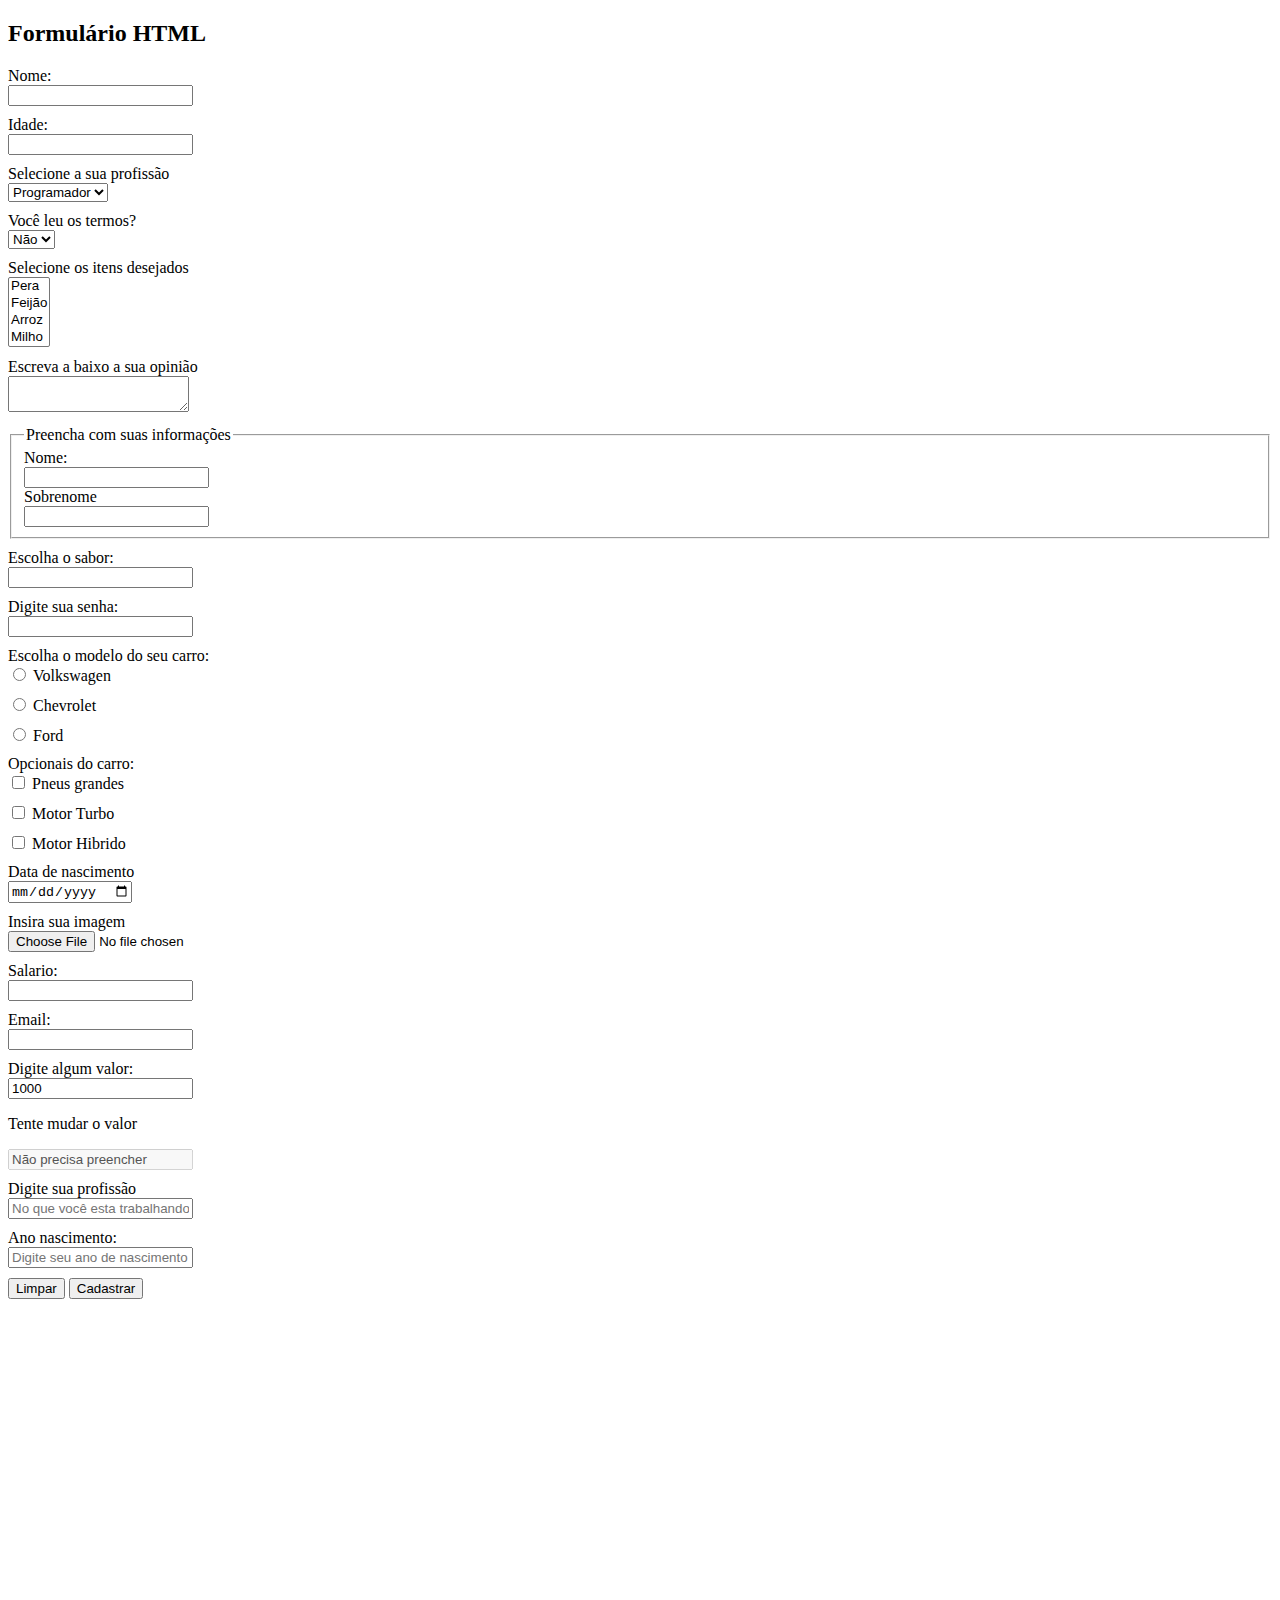
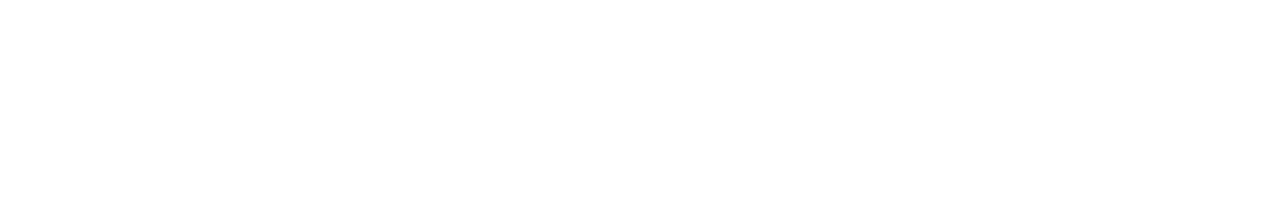
<file: FORMULARIO/index.html>
<!DOCTYPE html>
<html lang="en">
<head>
    <meta charset="UTF-8">
    <meta name="viewport" content="width=device-width, initial-scale=1.0">
    <title>Formulário</title>
    <link rel="stylesheet" href="css/style.css">
</head>
<body>
    <h2>Formulário HTML</h2>
    <form action="resgister.php" method="POST">
        <div>
            <label>Nome:</label>
            <input type="text">
        </div>
        
        <div>
            <label for="age">Idade:</label>
            <input type="text" name="age"/>
        </div>

        <div>
            <label for="job">Selecione a sua profissão</label>
            <select name="job" id="">
                <option value="programador">Programador</option>
                <option value="tester">Tester/QA</option>
                <option value="devops">DevOps</option>
            </select>
        </div>

        <div>
            <label for="contrato">Você leu os termos?</label>
            <select name="contrato">
                <option value="sim">Sim</option>
                <option value="nao" selected>Não</option>
            </select>
        </div>

        <div>
            <label for="itens">Selecione os itens desejados</label>
            <select name="itens" multiple>
                <option value="pera">Pera</option>
                <option value="feijao">Feijão</option>
                <option value="arroz">Arroz</option>
                <option value="milho">Milho</option>
            </select>
        </div>

        <div>
            <label for="comentario">Escreva a baixo a sua opinião</label>
            <textarea name="comment"></textarea>
        </div>

        <div>
            <fieldset>
                <legend>Preencha com suas informações</legend>
                <label for="firstname">Nome:</label>
                <input type="text" name="firstname">
                <label for="lastname">Sobrenome</label>
                <input type="text" name="lastname">
            </fieldset>
        </div>

        <div>
            <label for="flavor">Escolha o sabor:</label>
            <input type="text" list="flavors" name="flavor">

            <datalist id="flavors">
                <option value="Cereja"></option>
                <option value="Morango"></option>
                <option value="Chocolate"></option>
            </datalist>
        </div>
        
        <div>
            <label for="password">Digite sua senha:</label>
            <input type="password" name="password">
        </div>

        <div>
            <label for="car_model">Escolha o modelo do seu carro:</label>
            <div class="radio">
                <input type="radio" value="volkswagen" name="car_model">
                <label for="volkswagen">Volkswagen</label>
            </div>
        </div>

        <div>
            <div class="radio">
                <input type="radio" value="chevrolet" name="car_model">
                <label for="chevrolet">Chevrolet</label>
            </div>
        </div>

        <div>
            <div class="radio">
                <input type="radio" value="ford" name="car_model">
                <label for="ford">Ford</label>
            </div>
        </div>

        <div>
            <label for="optionals">Opcionais do carro:</label>
            <div class="radio">
                <input type="checkbox" name="optionals[]" value="big_tires">
                <label for="big_tires">Pneus grandes</label>
            </div>

            <div class="radio">
                <input type="checkbox" name="optionals[]" value="turbo_engine">
                <label for="turbo_engine">Motor Turbo</label>
            </div>

            <div class="radio">
                <input type="checkbox" name="optionals[]" value="hybrid">
                <label for="hybrid">Motor Hibrido</label>
            </div>
        </div>

        <div>
            <label for="aniversario">Data de nascimento</label>
            <input type="date" name="aniversario">
        </div>

        <div>
            <label for="imagem">Insira sua imagem</label>
            <input type="file" name="imagem">
        </div>

        <div>
            <label for="salario">Salario:</label>
            <input type="number" name="salario">
        </div>

        <div>
            <label for="email">Email:</label>
            <input type="email" name="email">
        </div>

        <div>
            <label for="valor">Digite algum valor:</label>
            <input type="text" value="1000">
        </div>

        <div>
            <p>Tente mudar o valor</p>
            <input type="text" value="Não precisa preencher" disabled>
        </div>

        <div>
            <label for="currentjob"> Digite sua profissão</label>
            <input type="text" name="currentejob" placeholder="No que você esta trabalhando agora?">
        </div>

        <div>
            <label for="birthyear">Ano nascimento:</label>
            <input type="text" name="birthyear" placeholder="Digite seu ano de nascimento" required>
        </div>

        <input type="reset" value="Limpar">
        <input type="submit" value="Cadastrar"/>
    </form>
</body>
</html>
</file>
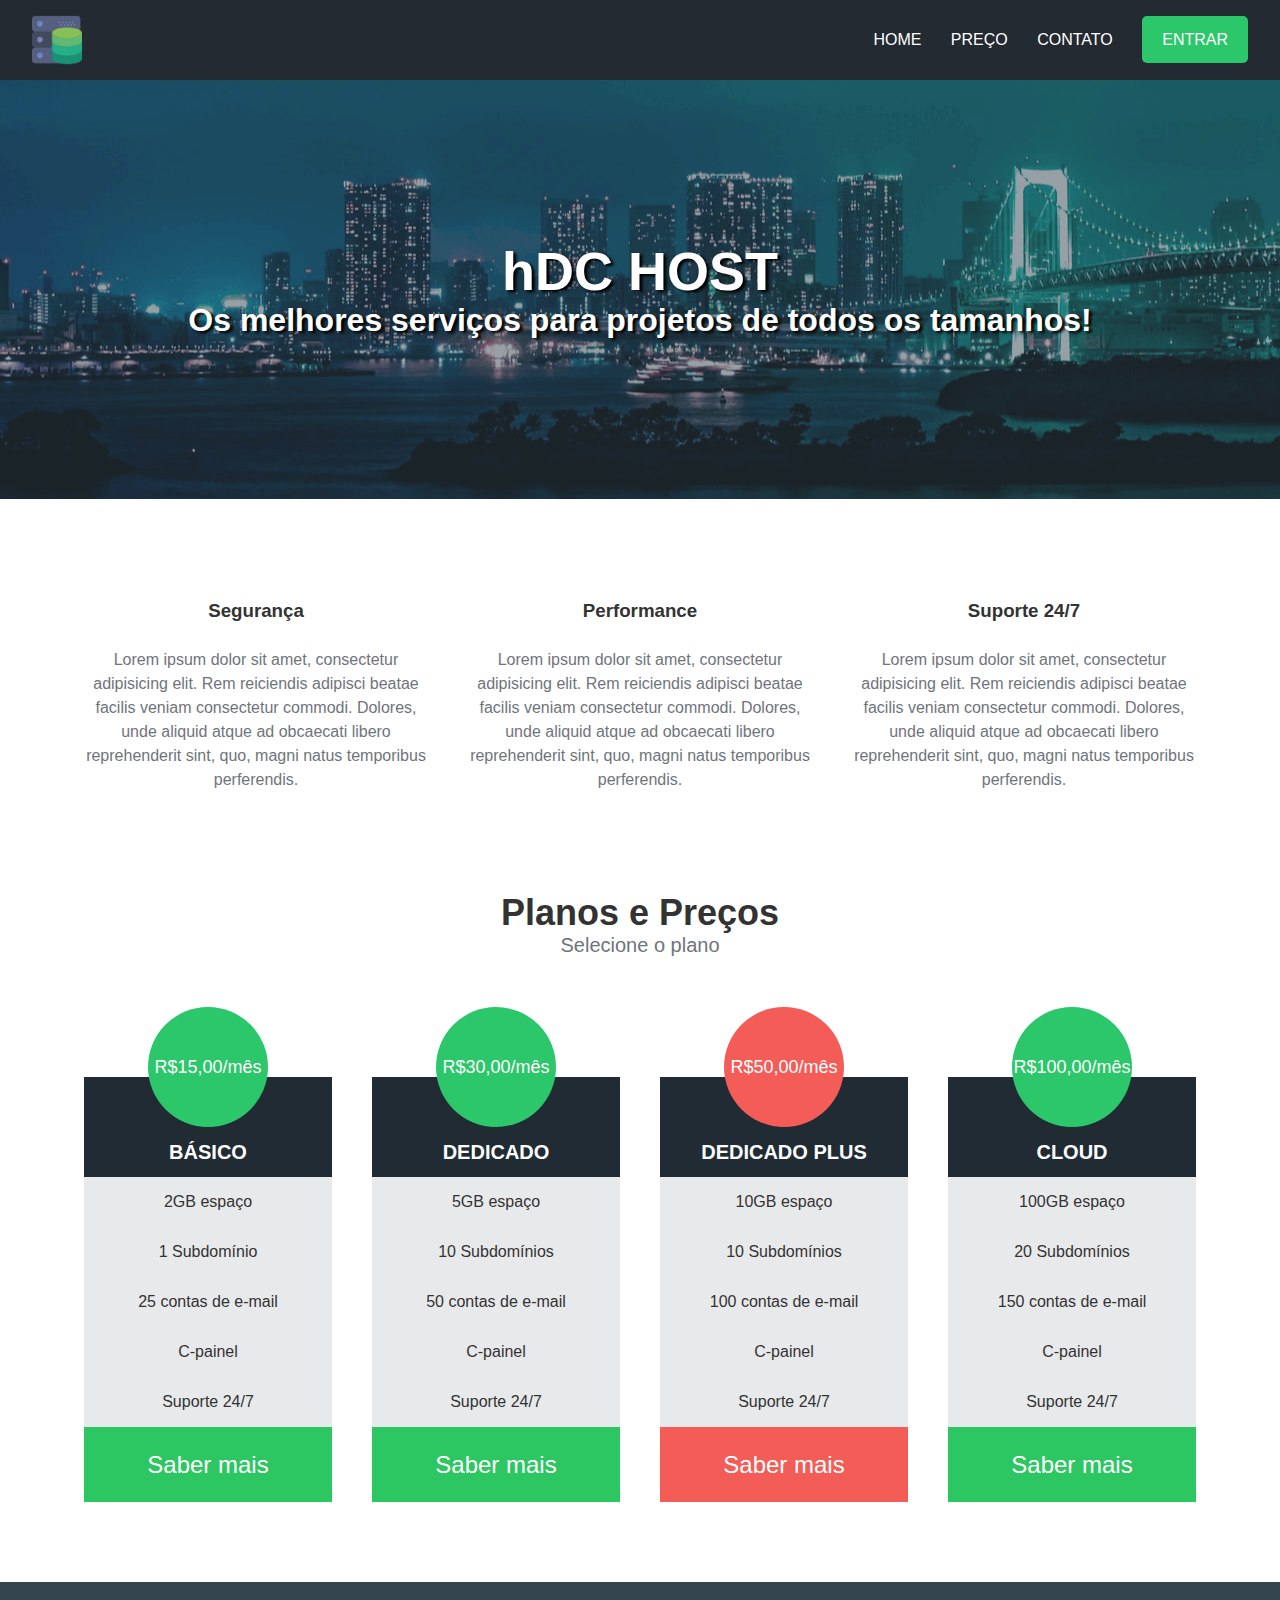
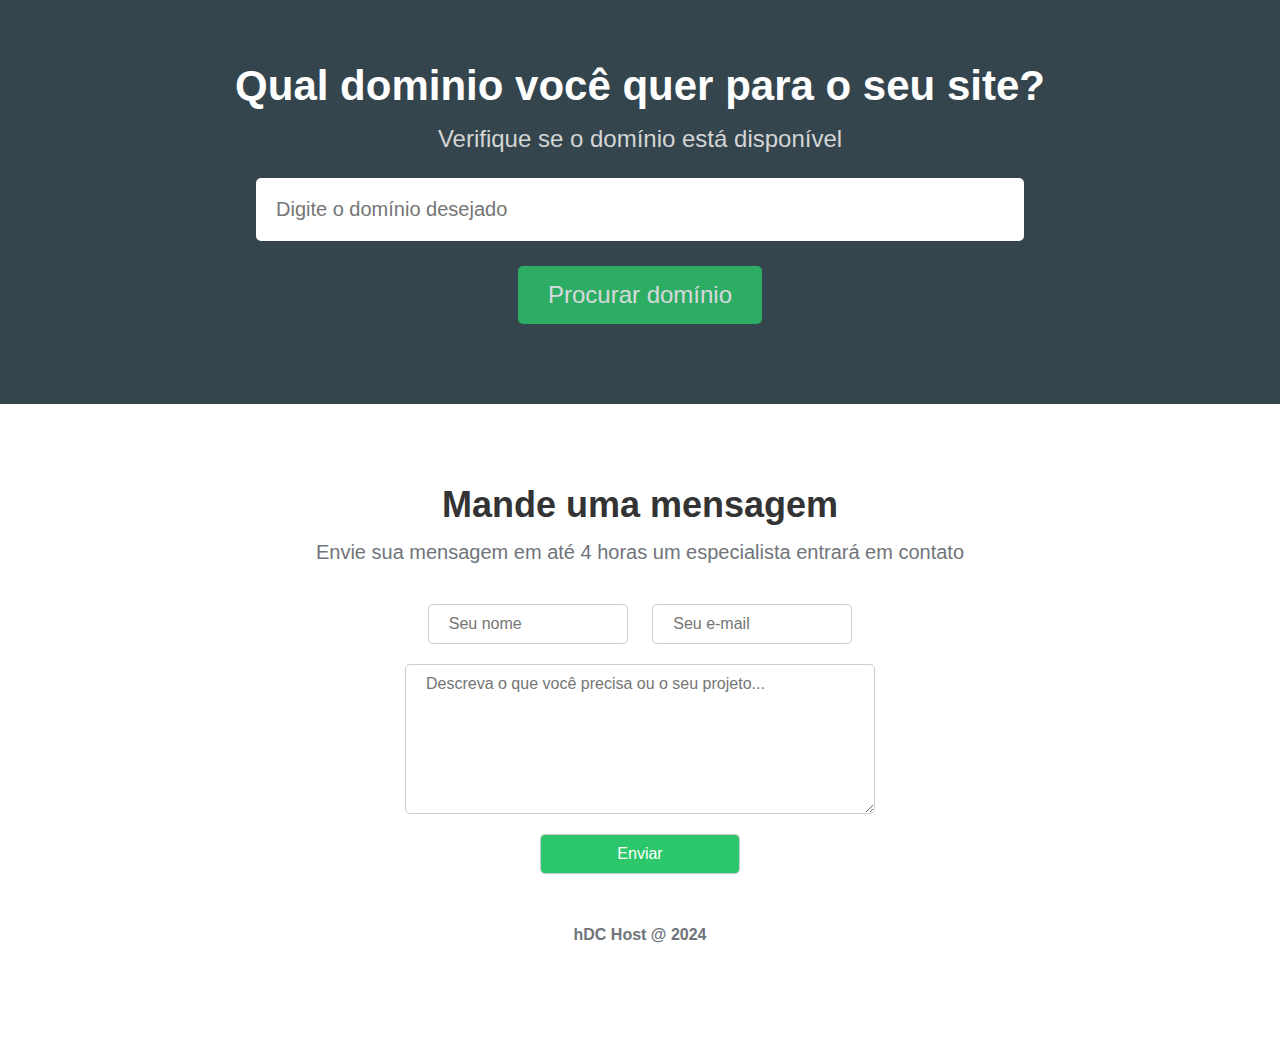
<file: HDC_HOST/index.html>
<!DOCTYPE html>
<html lang="en">
<head>
    <meta charset="UTF-8">
    <meta name="viewport" content="width=device-width, initial-scale=1.0">
    <title>HDC_HOST</title>
    <!--Ícone-->
    <link rel="stylesheet" 
    href="https://cdnjs.cloudflare.com/ajax/libs/font-awesome/6.5.2/css/all.min.css" 
    integrity="sha512-SnH5WK+bZxgPHs44uWIX+LLJAJ9/2PkPKZ5QiAj6Ta86w+fsb2TkcmfRyVX3pBnMFcV7oQPJkl9QevSCWr3W6A==" 
    crossorigin="anonymous" 
    referrerpolicy="no-referrer" />
    <link rel="stylesheet" href="css/style.css"/>
</head>
<body>
    <div class="container">
        <div class="navbar-container">
            <nav>
                <a href="#">
                    <img src="img/hdchostlogo.png" alt="hDC Host" class="logo">
                </a>
                <ul class="navbar-tiens">
                    <li>
                        <a href="#">Home</a>
                    </li>
                    <li>
                        <a href="#">Preço</a>
                    </li>
                    <li>
                        <a href="#">Contato</a>
                    </li>
                    <li>
                        <a href="#" class="default-btn">Entrar</a>
                    </li>
                </ul>
            </nav>
        </div>
        <main>
            <div class="main-banner">
                <h1>hDC HOST</h1>
                <p>Os melhores serviços para projetos de todos os tamanhos! </p>
            </div>
            <section class="services-container">
                <ul>
                    <li>
                        <i class="fas fa-shield-alt"></i>
                        <h3>Segurança</h3>
                        <p>Lorem ipsum dolor sit amet, consectetur adipisicing elit. Rem reiciendis adipisci beatae facilis veniam consectetur commodi. Dolores, unde aliquid atque ad obcaecati libero reprehenderit sint, quo, magni natus temporibus perferendis.</p>
                    </li>

                    <li>
                        <i class="fas fa-rocket"></i>
                        <h3>Performance</h3>
                        <p>Lorem ipsum dolor sit amet, consectetur adipisicing elit. Rem reiciendis adipisci beatae facilis veniam consectetur commodi. Dolores, unde aliquid atque ad obcaecati libero reprehenderit sint, quo, magni natus temporibus perferendis.</p>
                    </li>

                    <li>
                        <i class="fas fa-comments"></i>
                        <h3>Suporte 24/7</h3>
                        <p>Lorem ipsum dolor sit amet, consectetur adipisicing elit. Rem reiciendis adipisci beatae facilis veniam consectetur commodi. Dolores, unde aliquid atque ad obcaecati libero reprehenderit sint, quo, magni natus temporibus perferendis.</p>
                    </li>

                </ul>

            </section>
            <section class="pricing-container">
                <h2>Planos e Preços</h2>
                <p>Selecione o plano</p>
                <div class="plans-container">
                    <div class="plan">
                        <ul>
                            <li class="price">R$15,00/mês</li>
                            <li class="plan-name">Básico</li>
                            <li>2GB espaço</li>
                            <li>1 Subdomínio</li>
                            <li>25 contas de e-mail</li>
                            <li>C-painel</li>
                            <li>Suporte 24/7</li>
                            <li class="plan-btn">Saber mais</li>
                        </ul>
                    </div>
                    <div class="plan">
                        <ul>
                            <li class="price">R$30,00/mês</li>
                            <li class="plan-name">Dedicado</li>
                            <li>5GB espaço</li>
                            <li>10 Subdomínios</li>
                            <li>50 contas de e-mail</li>
                            <li>C-painel</li>
                            <li>Suporte 24/7</li>
                            <li class="plan-btn">Saber mais</li>
                        </ul>
                    </div>
                    <div class="plan">
                        <ul>
                            <li class="price recommended">R$50,00/mês</li>
                            <li class="plan-name">Dedicado plus</li>
                            <li>10GB espaço</li>
                            <li>10 Subdomínios</li>
                            <li>100 contas de e-mail</li>
                            <li>C-painel</li>
                            <li>Suporte 24/7</li>
                            <li class="plan-btn recommended">Saber mais</li>
                        </ul>
                    </div>
                    <div class="plan">
                        <ul>
                            <li class="price">R$100,00/mês</li>
                            <li class="plan-name">Cloud</li>
                            <li>100GB espaço</li>
                            <li>20 Subdomínios</li>
                            <li>150 contas de e-mail</li>
                            <li>C-painel</li>
                            <li>Suporte 24/7</li>
                            <li class="plan-btn">Saber mais</li>
                        </ul>
                    </div>
                </div>
            </section>
            <section class="searchdomain-container">
                <h2>Qual dominio você quer para o seu site?</h2>
                <p>Verifique se o domínio está disponível</p>
                <form>
                    <input 
                    type="text"
                    name="domain"
                    id="domain"
                    placeholder="Digite o domínio desejado"
                    />
                    <input type="submit" value="Procurar domínio" >
                </form>
            </section>
            <section class="contact-container">
                <h2>Mande uma mensagem</h2>
                <p>Envie sua mensagem em até 4 horas um especialista entrará em contato</p>
                <form> 
                    <input type="text" name="name" id="name" placeholder="Seu nome">
                    <input type="email" name="email" id="email" placeholder="Seu e-mail">
                    <textarea name="message" id="message" placeholder="Descreva o que você precisa ou o seu projeto..."></textarea>
                    <input type="submit" value="Enviar">
                </form>
            </section>
        </main>
        <footer>
            <p>hDC Host @ 2024</p>
        </footer>
    </div>
</body>
</html>
</file>
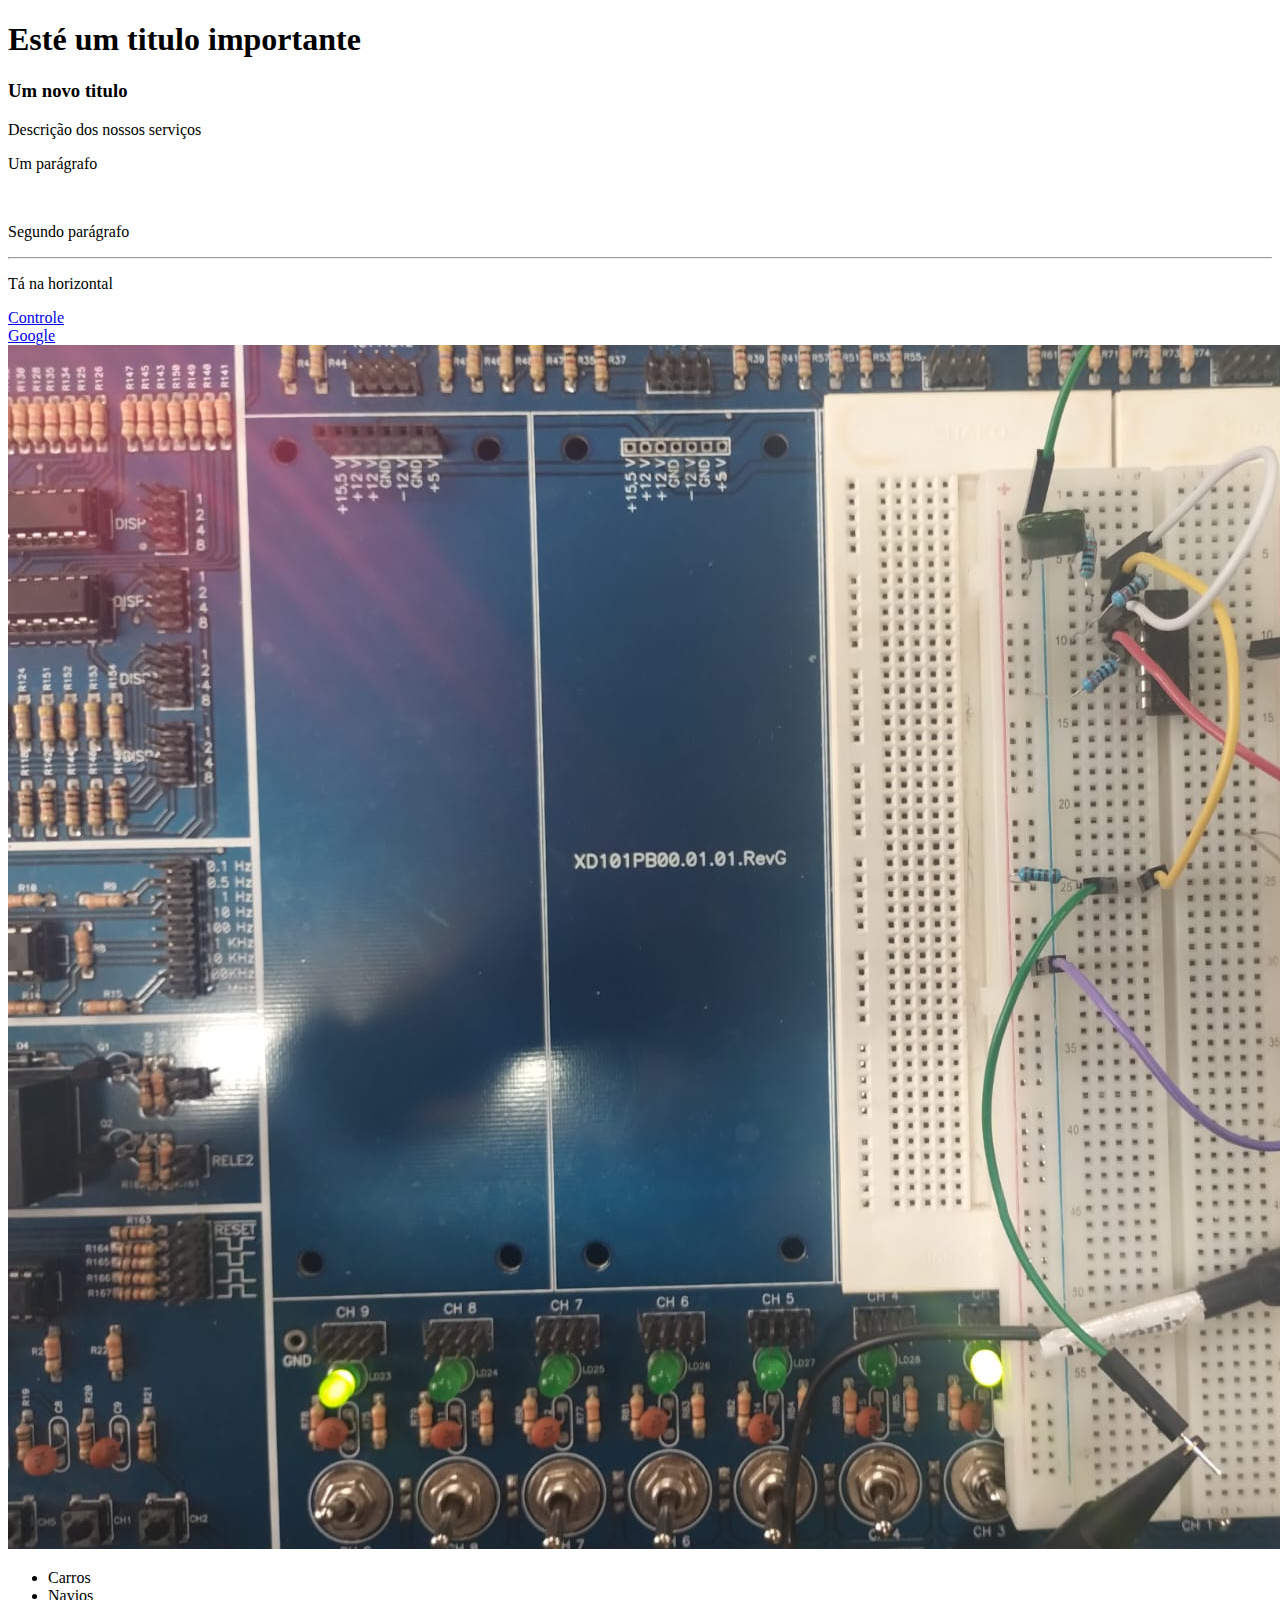
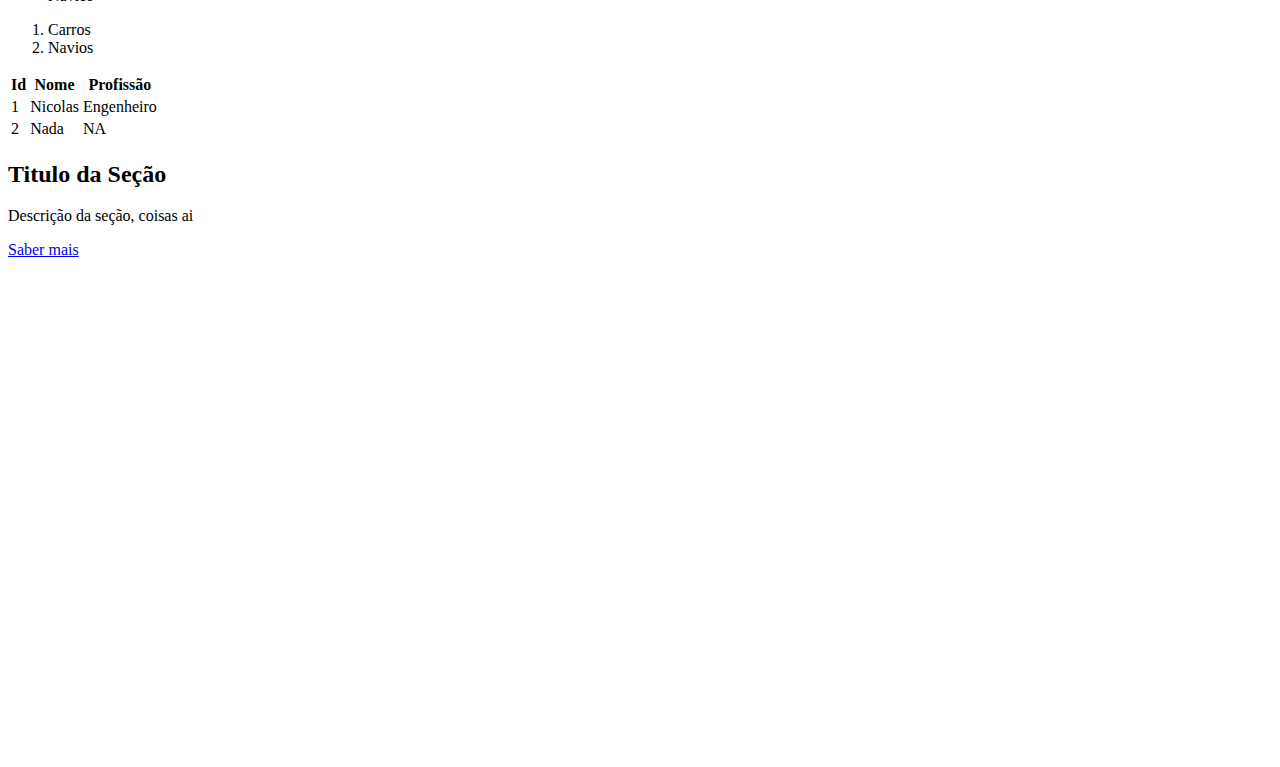
<file: HTML/index.html>
<!DOCTYPE html>
<html>
    <head>
        <meta charset="UTF-8">
        <meta name="viewport" content="width=device-width, initial-scale=1.0">
        <title>Document</title>
        <title>HTML FUNDAMENTOS</title>
    </head>
    <body style="padding-bottom: 500px">
        <h1>Esté um titulo importante</h1>
        <h3>Um novo titulo</h3>
        <p>Descrição dos nossos serviços</p>
        <p>Um parágrafo</p>
        <br/>
        <p> Segundo parágrafo</p>
        <hr/>
        <p>Tá na horizontal</p>
        <!-- Este é um comentário! -->

        <a href="https://www.appsheet.com/sta'rt/6f522920-429c-4b30-90af-d50e26be8037?platform=desktop#viewStack[0][identifier][Type]=Control&viewStack[0][identifier][Name]=Menu&appName=ControleFalmann20-927931444">Controle</a>
        <br/>
        <a href="https://google.com" target="_blank">Google</a>
       

        <img src="img/1.jpg" alt="Um trabalho de eletrônica"/>

        <ul>
            <li>Carros</li>
            <li>Navios</li>
        </ul>

        <ol>
            <li>Carros</li>
            <li>Navios</li>
        </ol>

        <table>
            <tr>
                <th>Id</th>
                <th>Nome</th>
                <th>Profissão</th>
            </tr>
            <td>1</td>
            <td>Nicolas</td>
            <td>Engenheiro</td>
            </tr>
            <tr>
                <td>2</td>
                <td>Nada</td>
                <td>NA</td>
            </tr>
        </table>

        <div>
            <h2>Titulo da Seção</h2>
            <p>Descrição da seção, coisas ai</p>
            <a href="#">Saber mais</a>
        </div>
    </body>
</html>
</file>
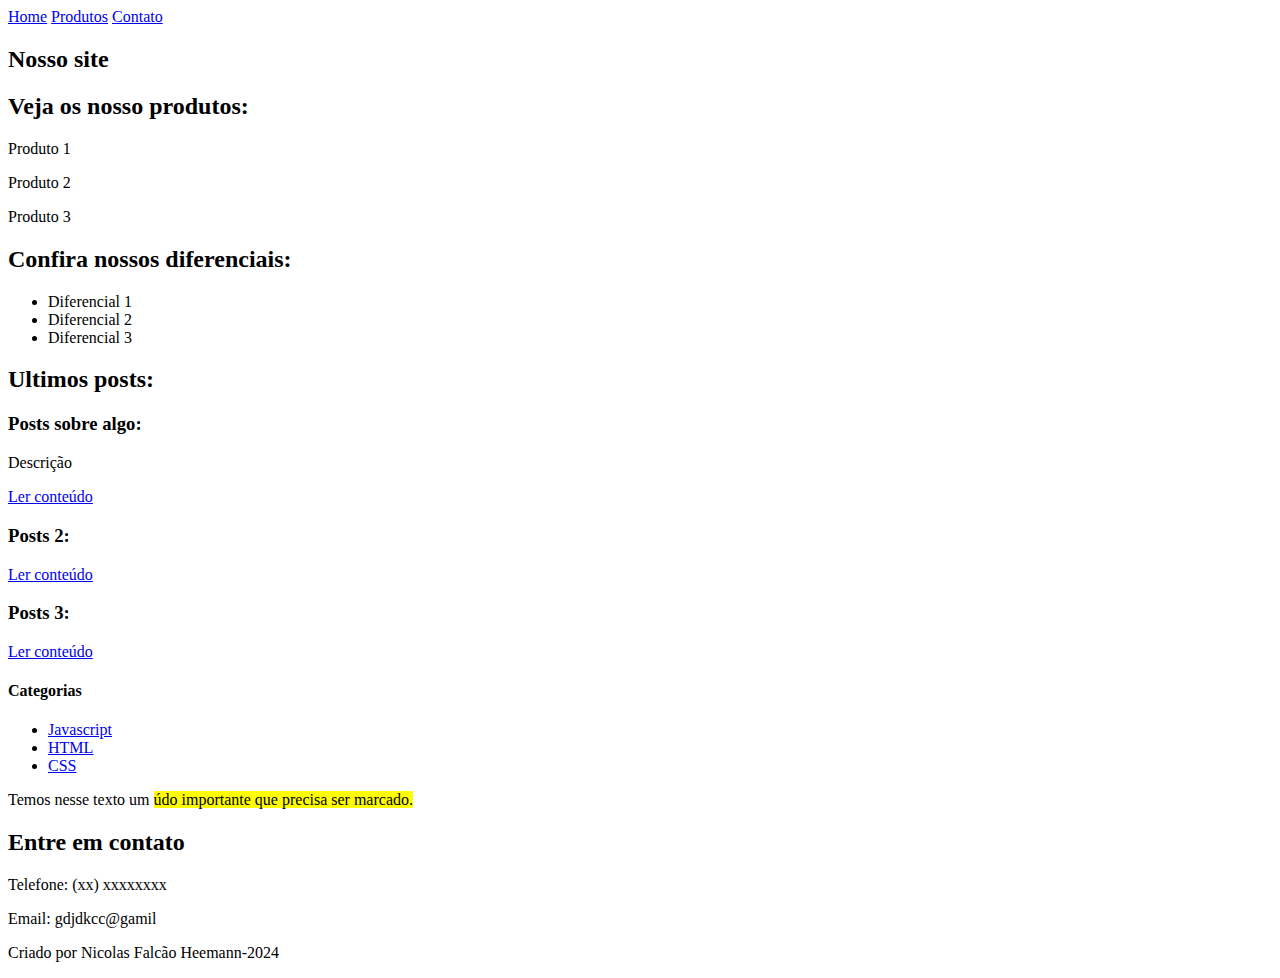
<file: HTML_SEMANTICO/index.html>
<!DOCTYPE html>
<html lang="en">
<head>
    <meta charset="UTF-8">
    <meta name="viewport" content="width=device-width, initial-scale=1.0">
    <title>HTML Semântico</title>
</head>
<body>
    <nav>
            <a href="#">Home</a>
            <a href="#">Produtos</a>
            <a href="#">Contato</a>
        </ul>
    </nav>
<main>
    <header>
        <h2>Nosso site</h2>
    </header>
    
    <section>
        <h2>Veja os nosso produtos: </h2>
        <p>Produto 1</p>
        <p>Produto 2</p>
        <p>Produto 3</p>
    </section>

    <section>
        <h2>Confira nossos diferenciais:</h2>
        <ul>
            <li>Diferencial 1</li>
            <li>Diferencial 2</li>
            <li>Diferencial 3</li>
        </ul>
    </section>

    <section>
        <h2>Ultimos posts: </h2>
        <article>
            <h3>Posts sobre algo:</h3>
            <p>Descrição</p>
            <a href="#">Ler conteúdo</a>
        </article>
        <article>
            <h3>Posts 2:</h3>
            <a href="#">Ler conteúdo</a>
        </article>
        <article>
            <h3>Posts 3:</h3>
            <a href="#">Ler conteúdo</a>
        </article>
    </section>
    
    <aside>
        <h4>Categorias</h4>
        <ul>
            <li><a href="#">Javascript</a></li>
            <li><a href="#">HTML</a></li>
            <li><a href="#">CSS</a></li>
        </ul>
    </aside>
</main>
    <p>Temos nesse texto um <mark>údo importante que precisa ser marcado.</mark></p>
    <footer>
        <div>
            <h2>Entre em contato</h2>
            <p>Telefone: (xx) xxxxxxxx</p>
            <p>Email: gdjdkcc@gamil</p>
        </div>
        <p>Criado por Nicolas Falcão Heemann-2024</p>
    </footer>
</body>
</html>
</file>
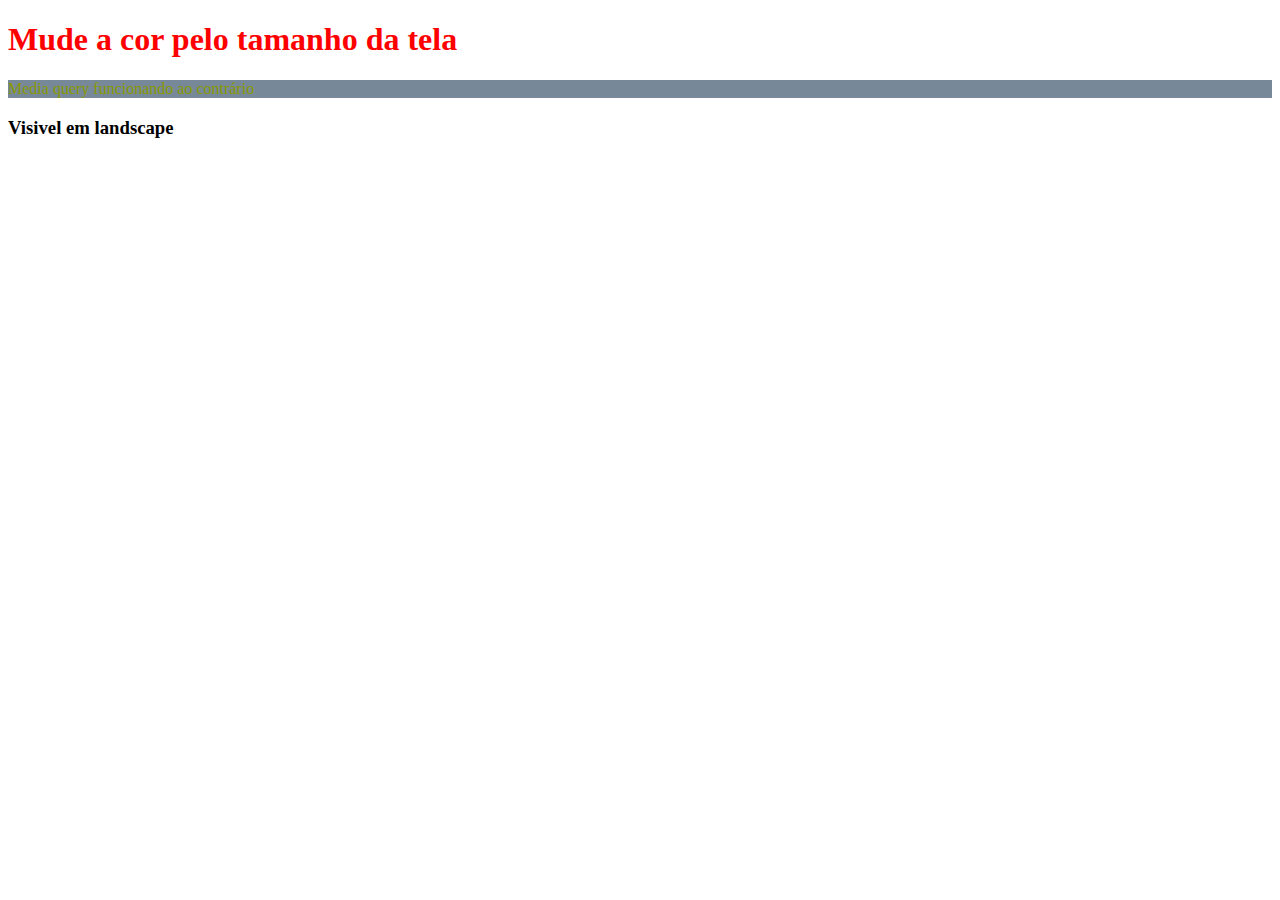
<file: RESPONSIVIDADE/index.html>
<!DOCTYPE html>
<html lang="en">
<head>
    <meta charset="UTF-8">
    <meta name="viewport" content="width=device-width, initial-scale=1.0">
    <title>Responsividade</title>
    <link rel="stylesheet" href="css/style.css">
</head>
<body>
    <h1>Mude a cor pelo tamanho da tela</h1>

    <p>Media query funcionando ao contrário</p>

    <h3>Visivel em landscape</h3>
</body>
</html>
</file>
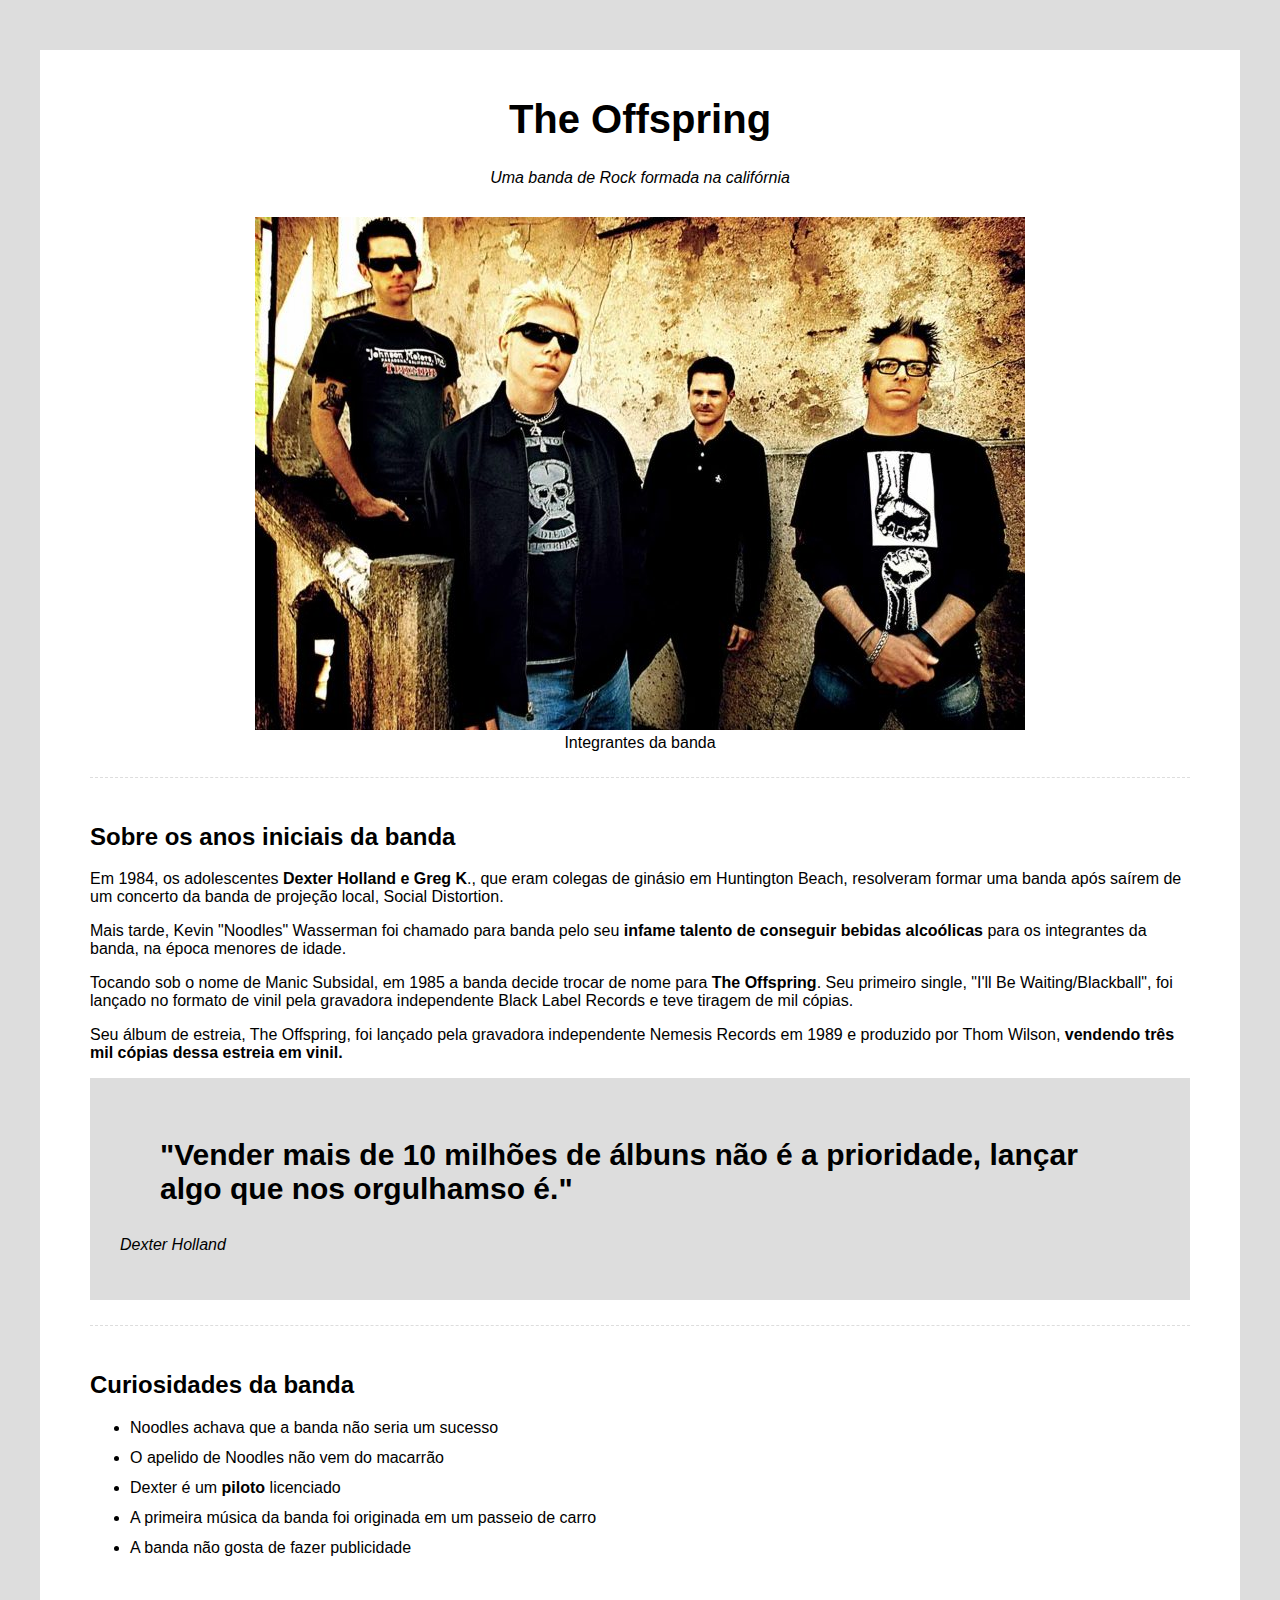
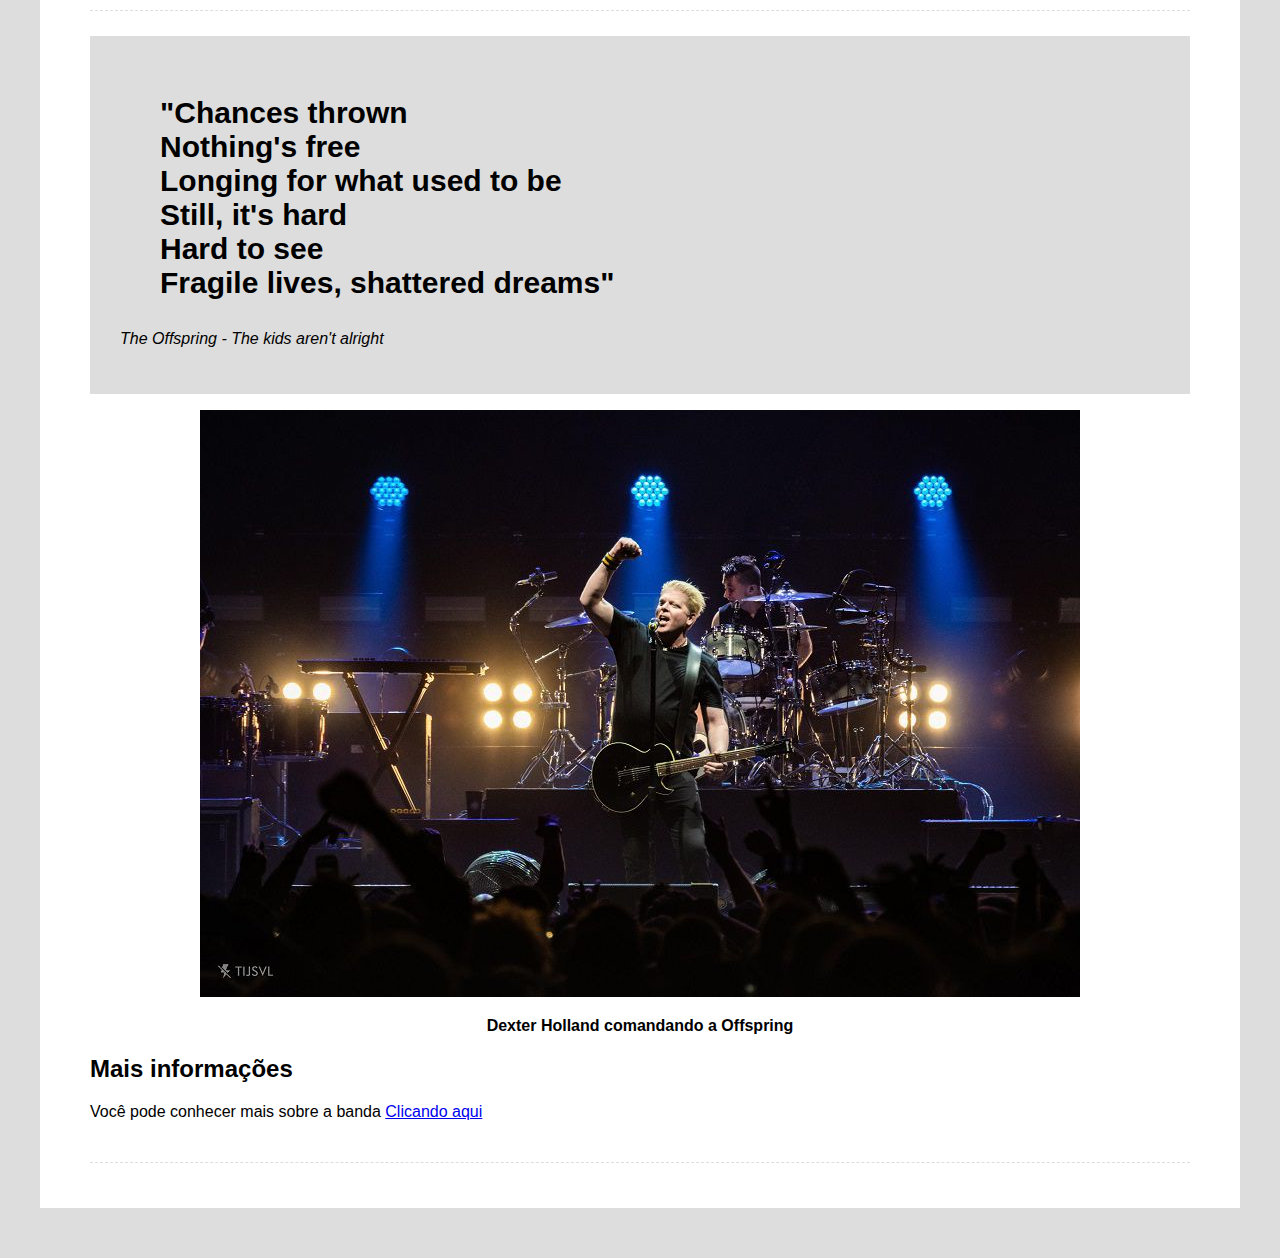
<file: TRIBUTO/index.html>
<!DOCTYPE html>
<html lang="en">
<head>
    <meta charset="UTF-8">
    <meta name="viewport" content="width=device-width, initial-scale=1.0">
    <title>Página de Tributo: The OffSpring</title>
    <link rel="stylesheet" href="css/style.css" />

</head>
<body>
    <div class="container">
        <!--Cabeçalho-->
        <div class="header">
            <h1 class="titulo-principal">The Offspring</h1>
            <p class="paragrafo-principal">Uma banda de Rock formada na califórnia</p>
        </div>
        <!--Iamgem de destaque-->
        <div class="imagem">
            <figure>
                <img src="img/offspring_1.jpg" alt="A banda The Offspring">
                <figcaption>Integrantes da banda</figcaption>
            </figure>
        </div>
        <!--Biografia-->
        <div class="container-biografia">
            <h2>Sobre os anos iniciais da banda</h2>
            <p>
                Em 1984, os adolescentes
                <span class="bold">Dexter Holland e Greg K</span>., que eram colegas
                de ginásio em Huntington Beach, resolveram formar uma banda após
                saírem de um concerto da banda de projeção local, Social Distortion.
            </p>
            <p>
                Mais tarde, Kevin "Noodles" Wasserman foi chamado para banda pelo seu
                <span class="bold"
                  >infame talento de conseguir bebidas alcoólicas</span
                >
                para os integrantes da banda, na época menores de idade.
              </p>
              <p>
                Tocando sob o nome de Manic Subsidal, em 1985 a banda decide trocar de
                nome para <span class="bold">The Offspring</span>. Seu primeiro
                single, "I'll Be Waiting/Blackball", foi lançado no formato de vinil
                pela gravadora independente Black Label Records e teve tiragem de mil
                cópias.
              </p>
              <p>
                Seu álbum de estreia, The Offspring, foi lançado pela gravadora
                independente Nemesis Records em 1989 e produzido por Thom Wilson,
                <span class="bold">
                  vendendo três mil cópias dessa estreia em vinil.</span
                >
              </p>
        <!--Container de Citação-->
    <div class="quotes-container">
        <blockquote>
            "Vender mais de 10 milhões de álbuns não é a prioridade, lançar algo que nos orgulhamso é."
        </blockquote>
         <p>Dexter Holland</p>
    </div>
        <!--Curiosidades-->
    <div class="container-curiosidades">
        <h2>Curiosidades da banda</h2>
        <ul>
            <li>Noodles achava que a banda não seria um sucesso</li>
            <li>O apelido de Noodles não vem do macarrão</li>
            <li>Dexter é um <span class="bold">piloto</span> licenciado</li>
            <li>A primeira música da banda foi originada em um passeio de carro</li>
            <li>A banda não gosta de fazer publicidade</li>
        </ul>
    </div>
    <!--Segunda Citação-->
    <div class="quotes-container">
        <blockquote>
            "Chances thrown <br />
            Nothing's free <br />
            Longing for what used to be <br />
            Still, it's hard <br />
            Hard to see <br />
            Fragile lives, shattered dreams"
        </blockquote>
        <p>The Offspring - The kids aren't alright</p>
    </div>
    <div class="img-bold">
        <figure>
            <img src="img/offspring_2.jpeg" alt="Dexter Holland comandando a Offspring">
        </figure>
        <p>Dexter Holland comandando a Offspring</p>
    </div>
    <!--Mais Informações-->
    <div class="container-moreinfo">
        <h2>Mais informações</h2>
        <p>Você pode conhecer mais sobre a banda
        <a href="https://pt.wikipedia.org/wiki/The_Offspring">Clicando aqui</a>
    </p>
    </div>
    </div>
</body>
</html>
</file>
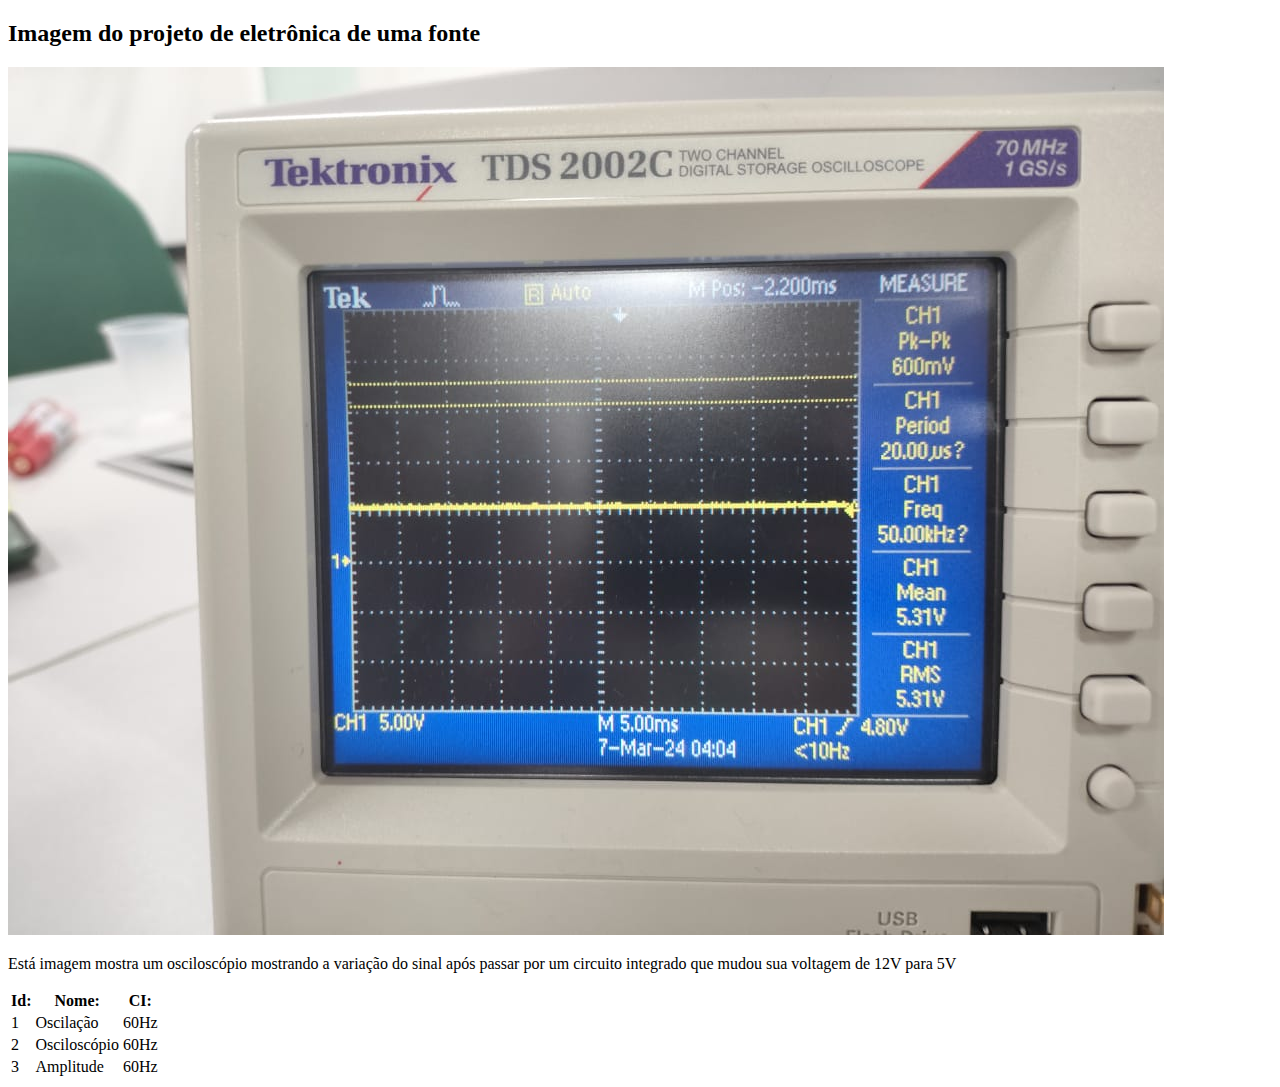
<file: HTML/Desafio de HTML/index.html>
<!DOCTYPE html>
<html lang="en">
<head>
    <meta charset="UTF-8">
    <meta name="viewport" content="width=device-width, initial-scale=1.0">
    <title>Desafio</title>
</head>
<body>
    <h2>Imagem do projeto de eletrônica de uma fonte</h2>
    <img src="img/7805.jpg" alt="Imagem de um osciloscópio"/>
    <p>Está imagem mostra um osciloscópio mostrando a variação do sinal após passar por um circuito integrado que mudou sua voltagem de 12V para 5V</p>
    
    <table>
        <th>Id:</th>
        <th>Nome:</th>
        <th>CI:</th>

        <tr>
            <td>1</td>
            <td>Oscilação</td>
            <td>60Hz</td>
        </tr>
        <tr>
            <td>2</td>
            <td>Osciloscópio</td>
            <td>60Hz</td>
        </tr>
        <tr>
            <td>3</td>
            <td>Amplitude</td>
            <td>60Hz</td>
        </tr>
    </table>

</body>
</html>
</file>
<file: BLOG_HTML_SEMANTICO/css/style.css>
/*Geral*/
*{
    font-family: Georgia;
    margin: 0;
    padding: 0;
}

ul{
    list-style: none;
}

a{
    text-decoration: none;
    color: #444;
    transition: 0.4s;
}

a:hover{
    color: #37a1f7;
}

/*Navbar*/

#navbar{
    padding: 1.5rem 2.5rem;
    border-bottom: 2px solid #ddd;
}

#navbar-inner{
    display: flex;
    justify-content: space-between;
    align-items: center;
    max-width: 1200px;
    margin: 0 auto;
}

.nav-links{
    display: flex;
    gap: 1rem;
}

/*Conteúdo principal*/
.container{
    display: flex;
    gap: 3rem;
    padding: 2rem 2.5rem;
    max-width: 1200px;
    margin: 0 auto;
}

#posts-container{
    flex: 3 1 0;
}

.posts{
    margin-bottom: 2.5rem;
}

.posts img{
    width: 100%;
    margin-bottom: 1rem;
}

.title,
.description,
.author{
    margin-bottom: 1rem;
}

.title{
    font-size: 2rem;
}

.author{
    color: #333;
    font-weight: bold;
}

#sidebar{
    flex: 1 1 0;
}

#search-bar,
#categories,
#tags{
    padding: 1rem;
    border: 1px solid #ddd;
    margin-bottom: 1rem;
}

#search-bar h4,
#categories h4,
#tags h4{
    margin-bottom: 1.5rem;
    font-size: 1.6rem;
}

#search-bar form{
    display: flex;
}

#search-bar input{
    padding: 0.5rem 1rem;
    border: 1px solid #ddd;
}

#search-bar input[type="submit"]{
    cursor: pointer;
    background-color: #37a1f7;
    color: #fff;
    border: none;
}

#categories li{
    margin-bottom: 1rem;
}

#tags-container{
    display: flex;
    flex-wrap: wrap;
    gap: 0.5rem;
}

#tags-container a{
    background-color: #ddd;
    padding: 0.5rem 0.7rem;
    border-radius: 0.3rem;
}

#footer{
    border-top: 2px solid #ddd;
    padding: 3rem;
    text-align: center;
}

#footer h2,
.footer p {
    margin-bottom: 1rem;
}

@media (max-widht: 450px){
    .container{
        flex-wrap: wrap;
    }
}
</file>
<file: CLONE_HOME_INSTA/css/style.css>
*{
    margin: 0;
    padding: 0;
    box-sizing: border-box;
    font-family: Helvetica;
}

body{
    color: #fafafa;
}

#main-container{
    display: flex;
    margin-top: 30px;
}

#banner-container, 
#form-container {
    flex: 1 1 0;
    width: 50%;
}

#banner-container {
    text-align: right;
}

#banner-container img {
    width: 100%;
    margin-right: 15px;
    margin-top: 25px;
    max-width: 380px;
}
#form-container{
    text-align: center;
}

#form-box{
    background-color: #fff;
    border: 1px solid #dbdbdb;
    width: 350px;
    margin-top: 30px;
}

#logo-insta{
    width: 175px;
    height: 51px;
    margin: 30px auto 12px;
}

#login-form{
    margin-top: 20px;
}

#login-form input{
    display: block;
    font-size: 12px;
    padding: 12px 9px;
    background-color: #fafafa;
    border: 1px solid #dbdbdb;
    border-radius: 3px;
    width: 268px;
    margin: 5px auto;
}

#login-form input[type="submit"]{
    background-color: #b2dffc;
    color: #fff;
    margin-top: 15px;
    border-radius: 5px;
    height: 30px;
    font-size: 13px;
    padding: 0;
    font-weight: bold;
}

.separator{
    position: relative;
}

.line {
    border-top: 1px solid #dbdbdb;
    width: 268px;
    margin: 25px auto 35px;
}

.separator span {
    position: absolute;
    text-transform: uppercase;
    color: #bbb;
    background-color: #fff;
    top: -6px;
    width: 50px;
    margin-left: -25px;
    font-size: 14px;
}

#facebook-login{
    margin-bottom: 25px;
}

#facebook-login a {
    text-decoration: none;
    color: #385185;
    display: flex;
    align-items: center;
    justify-content: center;
}

 #facebook-login img {
    width: 16px;
    height: 16px;
    margin-right: 8px;
 }

 #facebook-login span{
    font-weight: bold;
    font-size: 13px;
    margin-top: 1px;
 }

 #forgot-pass {
    margin-bottom: 20px;
    font-size: 12px;
 }

 #forgot-pass a {
    text-decoration: none;
    color: #373799;
 }

#register-container{
    background-color: #fff;
    border: 1px solid #dbdbdb;
    width: 350px;
    margin-top: 10px;
    padding: 25px;
} 

#register-container p{
    font-size: 14px;
    color: #262626;
}

#register-container a{
    color: #4a95f6;
    font-weight: bold;
    text-decoration: none;
}

#get-app-container{
    text-align: center;
    width: 350px;
}

#get-app-container p{
    margin: 20px 0;
    font-size: 13px;
}

#get-app-container a {
    text-decoration: none;
}

#get-app-container img {
    width: 136px;
    height: 40px;
}

footer{
    text-align: left;
    width: 1000px;
    margin: 50px auto;
    display: flex;
    flex-direction: column;
    justify-content: center;
    align-items: center;
}
footer #footer-links{
    display: flex;
    list-style: none;
}

#footer-links li{
    margin-right: 10px;
}

#footer-links a,
#copy-right{
    text-decoration: none;
    color: #8e8e8e;
    font-size: 12px;
}

#copyright{
    margin-top: 10px;
}

@media (max-width: 450px){
    body{
        background-color: #fff;
    }
#banner-container{
    display: none;
}

#main-container, #form-box {
    margin-top: 0;
}
#form-container,
#form-box,
#register-container
#get-app-container{
    width: 100%;
    border: none;
}

footer{
    width: 90%;
}
#footer-links{
    flex-wrap: wrap;
    justify-content: center;
}

#footer-links{
    margin-bottom: 10px;
}
}
</file>
<file: CSS/css/style.css>
body{
    padding-bottom: 500px;
}
h3 {
    color:aqua;
}


.paragrafo{
    background-color: black;
    color:aqua;
    padding: 50px;
}

h2{
    border-bottom: 2px solid red;
}
.titulo{
    border-bottom: 2px solid blue;
}
#titulo{
    border-bottom: 2px solid purple;
}

.color-name{
    color:rgb(118, 8, 30);
}

.hex{
    color:#55a398;
}

.hex2{
    color:#17a645;
}

.simple{
    color: #AA55FF;
}
.hex-simple2{
    color: #555;
}
.rgba{
    color: rgba(100, 50, 74, 0.2);
}

.bg{
    background-color: #000;
    color: yellow;
}

.bg-2{
    background-color: #456;
    color: #AA55FF;
}

.bg-opacidade{
    background-color: green;
    opacity: 0.2;
}

.bg-image{
    color: aliceblue;
    background-image: url("../img/2023-07-10 (1).png");
}

.naocentralizado,
.centralizado{
    height: 400px;
    width: 400px;
    background-image: url("../img/formula.png");
}

.centralizado{
    background-position: center;
    background-size: cover;
}

.height-width{

    height: 200px;
    width: 100px;
    background-color: #17a645;
}

.height-width2{
    height: 300px;
    background-color: #000;
}

.sempadding,
.compadding{
    background-color: #551010;
    color: #55a398;
}

.compadding{
    padding: 20px;

}
.paddingind{
    background-color: #AA55FF;
    padding-top: 5px;
    padding-left: 10px;
    padding-bottom: 15px;
    padding-right: 20px;
}

.shorthand-padding{
    background-color: #17a645;
    padding: 6px 12px 18px 24px;
}

.shorthand-padding-2{
    background-color: #551010;
    padding: 10px 20px;
}

.without-border-box{
    background-color: #456;
    color: yellowgreen;
    width: 400px;
    padding: 50px;
}

.border-box{
    background-color: #666;
    color: tomato;
    width: 400px;
    padding: 50px;
    box-sizing: border-box;

}

.border{
    border: 5px solid red;
    padding: 10px;
}

.border-2{
    border: 5px dotted #897;
    padding: 20px;
}

.rounded-p{
    border: 5px solid #000;
    background-color: #17a645;
    color: #551010;
    padding: 15px;
    border-radius: 13px;

}

.rounded-p-2{
    border: 5px solid #000;
    background-color: #17a645;
    color: #551010;
    padding: 15px;
    border-radius: 30px;
}

.box-model{
    margin: 20px;
    padding: 15px 25px;
    border: 3px solid #845;
    border-radius: 7px;
    width: 200px;
    height: 400px;

}

.texto-alinhado{
    text-align: right;
}

.centro-card{
    text-align: center;
    width: 300px;
    border: 1px solid #17a645;
}

.underline{
    text-decoration: underline;
}

.line-trough{
    text-decoration: line-through;
}

.remove-underline{
    text-decoration: none;
    color: #551010;
}

.upper{
    text-transform: uppercase;
}

.lower{
    text-transform: lowercase;
}

.spacing{
    letter-spacing: 5px;
}

.serif{
    font-family: Georgia;
}
.sans-serif{
    font-family: Helvetica;
}

.monospace{
    font-style: "Courier New";
}

.cursive{
    font-family: cursive;
}

.fantasy{
    font-family: fantasy;
}

.itálico{
    font-style: italic;
}

.obliquo{
    font-style: oblique;
}

.thin, .bold, .bolder{
    font-family: Helvetica;
}

.thin{
    font-weight: 100;
}

.bold{
    font-weight: 600;
}

.bolder{
    font-weight: 900;
}

.small{
    font-size: 6px;
}

.big{
    font-size: 78px;
}

.inline-box{
    width: 50px;
    height: 50px;
    background-color: #551010;
    margin: 10px;
    display:inline-block

}

.block{
    background-color: #456;
    display: block;

}

.invisible{
    display: none;
}

.static{
    position: static;
    background-color: #391;
    color: #845;
    width: 100px;
    height: 100px;

}

.relative{
    position: relative;
    background-color: #541;
    color: #845;
    width: 100px;
    height: 100px;
    top: 100px;
    left: 40px;
}

.absolute{
    position: absolute;
    background-color: #901;
    color: #845;
    width: 100px;
    height: 100px;
    top: 2px;
    right: 2px;
    

}

.relative-container{
    width: 300px;
    height: 300px;
    border: 1px solid red;
    margin-top: 120px;
    position: relative;
}

.absolute-1, .absolute-2{
    width: 50px;
    height: 50px;
    background-color: #456;
    position: absolute;
}

.absolute-1{
    top: 10px;
    right: 10px; 
}

.absolute-2{
    left: 10px;
    bottom: 10px;
}

.fixed{
    width: 100px;
    height: 100px;
    border: 1px solid blue;
    background-color: #851;
    position: fixed;
    top: 50px;
    right: 50px;
}

.sticky{
    width: 100px;
    height: 100px;
    border: 1px solid blue;
    background-color: #987;
    position: sticky;
    top: 10px;

}

.absolute-3, .absolute-4, .absolute-5{
    width: 50px;
    height: 50px;
    background-color: #123;
    position: sticky;
    
}

.absolute-3{
    top: 0;
    left: 0;
    z-index: 3;
}

.absolute-4{
    top: 10px;
    left: 10px;
    background-color: #391;
    z-index: 20;
}

.absolute-5{
    top: 40px;
    left: 40px;
    background-color: #678;
    z-index: 1;
}
</file>
<file: CSS/css/lists.css>
ul{
    border: 1px solid blue;
    padding: 10px;
}

li{
    color: purple;
}
</file>
<file: FLEXBOX/css/style.css>
body{
    padding-bottom: 500px;

}

.flex{
    display: flex;
    background-color: #ddd;
    margin-bottom: 20px;
}

.flex-column{
    display: flex;
    flex-direction: column;
    background-color: #ccc;
    margin-bottom: 20px;
}

.wrap{
    display: flex;
    flex-wrap: wrap;
    margin-bottom: 20px;
}

.box{
    height: 40px;
    width: 33%;
    border: 1px solid red;
}

.center,
.space-around,
.space-between,
.end{
    display: flex;
    margin-bottom: 20px;
}

.center .box,
.space-around .box,
.space-between .box,
.end .box{
    width: 50px;
}

.center{
    justify-content: center;
}

.space-around{
justify-content: space-around;
}

.space-between{
    justify-content: space-between;
}

.end{
    justify-content: end;
}

.align-center,
.flex-end,
.stretch{
    display: flex;
    margin-bottom: 20px;
    height: 200px;
    border: 1px solid blue;
}

.align-center .box,
.flex-end .box,
.stretch .box{
    width: 50px;
}

.align-center{
    align-items: center;
    justify-content: center;
}

.flex-end{
    align-items: flex-end;
}

.stretch{
    align-items: stretch;
}

.stretch .box{
    height: auto;
}

.gap{
    display: flex;
    flex-wrap: wrap;
    justify-content: center;
    border: 1px solid green;
    gap: 10px;
}

.gap .box{
    width: 32%;
}

.order{
    display: flex;
}

#one{
    order: 1;
}

#two{
    order: 2;
}

#three{
    order: 3;
}

.grow{
    display: flex;
}

.grow .box{
    flex: 1;
}

.grow .big{
    flex: 2;
}

.basis{
    display: flex;
}

.basis .box{
    flex-basis: 20px;
}

.basis .big{
    flex-grow: 1;
}

.shrink{
    display: flex;
}

.shrink .box{
    flex-grow: 1;
    flex-shrink: 1;
    flex-basis: 250px;
    width: auto;
}

.shrink .small{
    flex-shrink: 2;
}

.shorthand{
    display: flex;
}

.shorthand .box{
    width: auto;
    flex: 1 1 50px;
}

.shorthand .diferente{
    flex: 3 1 400px;
}

.auto-align{
    height: 300px;
    display: flex;
    align-items: flex-end;
    border: 1px solid purple;
}

.auto-align .diferente{
    align-self: center;
}
</file>
<file: FORMULARIO/css/style.css>
body{
    padding-bottom: 500px;
}

div{
    margin-bottom: 10px;
}

div input, div label{
    display: block;
}

.radio label, 
.radio input,
.radio span{
    display: inline-block;
}
</file>
<file: HDC_HOST/css/style.css>
/* Geral */

*{
    margin: 0;
    padding: 0;
    font-family: Helvetica;
    box-sizing: border-box;
}

h1, h2, h3{
    color: #333;
}

p{
    color: #70747a;
}

/* Navbar */

.navbar-container{
    width: 100%;
    height: 80px;
    background-color: #232a31;
    padding: 0 2rem;
}

nav{
    position: relative;
}

.logo{
    width: 50px;
    margin-top: 15px;
}

.navbar-tiens{
    position: absolute;
    right: 0;
    height: 80px;
    line-height: 80px;
    margin: 0;
    display: inline-block;
}

.navbar-tiens li{
    display: inline-block;
    text-transform: uppercase;
    margin-left: 25px;
}

.navbar-tiens a{
    color: #fff;
    text-decoration: none;
    transition: 0.3s;
}

.navbar-tiens a:hover{
    color: #ccc;
}

.default-btn{
    padding: 15px 20px;
    background-color: #2cc76a;
    border-radius: 5px;
}

.navbar-tiens .default-btn:hover{
    background-color: #22bb5f;
    color: #fff;
}

.main-banner{
    background-image: url("../img/mainbanner.png");
    background-position: center;
    padding: 10rem 0;
}

.main-banner h1, 
.main-banner p{
    color: #fff;
    text-align: center;
    font-weight: bold;
    text-shadow: #000 3px 2px 3px;
}

.main-banner h1{
    font-size: 54px;
}
.main-banner p{
    font-size: 32px;
}

/* services */

.services-container{
    padding: 5rem 0;
}

.services-container ul{
    display: flex;
    width: 90%;
    margin: 0 auto;
}

 .services-container li{
    flex: 1 1 200px;
    list-style: none;
    text-align: center;
    padding: 20px;
 }

 .fas{
    font-size: 60px;
    margin-bottom: 15px;
 }

 .fa-shield-alt{
    color: #2cc76a;
 }

 .fa-rocket{
    color: #ef3f29;
 }

 .fa-comments{
    color: #ef8f29;
 }

 .services-container h3{
    margin-bottom: 25px;
 }

 .services-container{
    line-height: 24px;
 }

 /* Price and plans*/

 .pricing-container{
    padding-bottom: 5rem;
    text-align: center;
 }

 .pricing-container h2{
    font-size: 36px;
    margin-top: 0;
 }

 .pricing-container p{
    font-size: 20px;
 }

 .plans-container{
    display: flex;
    justify-content: space-between;
    width: 90%;
    margin: 50px auto 0;
 }

 .plan{
    flex: 1;
    max-width: 275px;
    margin: 0 20px;
 }

 .plan ul{
    padding: 0;
 }

 .plan li{
    list-style: none;
    height: 50px;
    line-height: 50px;
    background-color: #e8e9ea;
    color: #333;
 }

 .plan .price{
    width: 120px;
    height: 120px;
    border-radius: 50%;
    background-color: #2cc76a;
    color: #fff;
    text-align: center;
    line-height: 120px;
    margin: 0 auto -50px;
    font-size: 18px;
    position: relative;
 }

 .plan .plan-name{
    text-transform: uppercase;
    font-size: 20px;
    font-weight: bold;
    color: #fff;
    background-color: #202b34;
    padding: 50px 0;
 }

 .plan .plan-btn{
    background-color: #2cc762;
    color: #fff;
    font-size: 24px;
    height: 75px;
    line-height: 75px;
    cursor: pointer;
 }

 .plan .recommended{
    background-color: #f45c57;
 }

 /*Search domain*/

 .searchdomain-container{
    background-color: #34454e;
    text-align: center;
    padding: 5rem 0;
 }

 .searchdomain-container h2{
    color: #fff;
    font-size: 42px;
    margin-bottom: 15px;
 }

 .searchdomain-container p{
    color: #d5d5d5;
    font-size: 24px;
    margin-bottom: 25px;
 }

 .searchdomain-container input{
    display: block;
    border: none;
    border-radius: 5px;
    margin: 0 auto;
 }

 .searchdomain-container input[type="text"]{
    width: 60%;
    padding: 20px;
    font-size: 20px;
    margin-bottom: 25px;
 }

 .searchdomain-container input[type="submit"]{
    background-color: #2cc76a;
    padding: 15px 30px;
    color: #fff;
    font-size: 24px;
    cursor: pointer;
    opacity: .8;
 }

 .searchdomain-container input[type="submit"]:hover{
    opacity: 1;
 }

 /*Contact Form*/
 .contact-container{
    text-align: center;
    padding: 5rem 0 2rem 0;
 }

 .contact-container h2{
    font-size: 36px;
    margin-bottom: 15px;
 }

 .contact-container p{
    font-size: 20px;
    margin-bottom: 40px;
 }

 .contact-container input, .contact-container textarea{
    width: 200px;
    padding: 10px 20px;
    font-size: 16px;
    border-radius: 5px;
    border: 1px solid #ccc;
    margin: 0 10px 20px;
 }

 .contact-container textarea{
    display: block;
    margin: 0 auto 20px;
    width: 470px;
    height: 150px;
 }

 .contact-container input[type="submit"]{
    display: block;
    margin: 0 auto;
    background-color: #2cc76a;
    color: #fff;
    cursor: pointer;
 }

 footer{
    text-align: center;
    font-weight: bold;
    margin: 20px 0 100px;
 }

 /*Responsividade*/

 /*Small laptops a partir de 1100px*/
 @media (max-width: 1100px){

    .plans-container{
        width: 95%;
    }
    .plan{
        margin: 0 5px;
    }
 }
 /*tablet 900px*/
 @media(max-width: 900px){
    .main-banner p{
        padding: 0 6rem;
    }
    .searchdomain-container{
        padding: 2rem 4rem;
    }
 }
 /*celular 576px*/
 @media(max-width: 576px){
    html, body{
        overflow-x: hidden;
    }
    .navbar-tiens{
        font-size: 12px;
        margin-left: 10px;
    }
    .main-banner p{
        padding: 0 2rem;
    }
    .services-container ul{
        flex-direction: column;
    }
    .plans-container{
        flex-direction: column;
        width: 100%;
        padding: 0 2rem;
    }
    .plan{
        width: 100%;
        max-width: 100%;
        margin-bottom: 15px;
    }

    .searchdomain-container h2{
        font-size: 28px;
    }
    .searchdomain-container input[type="text"]{
        width: 100%;
    }
    .contact-container{
        padding: 3rem 2rem;
    }
    .contact-container input,
    .contact-container textarea{
        width: 100%;
        margin: 10px 0;
    }
 }
</file>
<file: RESPONSIVIDADE/css/style.css>
/* Media query */

h1{
    color: red;
}

@media screen and (max-width: 500px){
    h1{
        color: brown;
    }
}

p{
    background-color:red;
    color: #000;
}

@media screen and (min-width: 800px){
    p{
        background-color: #789;
        color: #890;
    }

}

h3{
    display: none;
}

@media screen and (orientation: landscape){
    h3{
        display: block;
    }

}
</file>
<file: TRIBUTO/css/style.css>
html{
    font-family: Helvetica;
    background-color: #ddd;
}

.container{
    max-width: 1100px;
    background-color: #fff;
    position: relative;
    margin: 50px auto;
    padding: 20px 50px;
}

.bold{
    font-weight: bold;
}

.header{
    text-align: center;
}

.titulo-principal{
    font-size: 40px;
}

.paragrafo-principal{
    font-style: italic;
}

.imagem{
    text-align: center;
    margin-top: 30px;
}

.container-biografia{
    padding: 25px 0px;
    margin: 25px 0px;
    border-top: 1px dashed #ddd;
    border-bottom: 1px dashed #ddd;
}

.quotes-container{
    background-color: #ddd;
    padding: 30px;
}

.quotes-container blockquote{
    font-weight: bold;
    font-size: 30px;
}

.quotes-container p{
    font-style: italic;
}

.container-curiosidades{
    padding: 25px 0px;
    margin: 25px 0px;
    border-top: 1px dashed #ddd;
    border-bottom: 1px dashed #ddd;
}

.container-curiosidades li{
    height: 30px;
}

.img-bold{
    font-weight: bold;
    text-align: center;
}
</file>
<file: FORM_PROJ/css/style.css>
/* reset */
*{
    margin: 0;
    padding: 0;
    font-family: Arial, Helvetica, sans-serif;
}

body{
    background-color: #f0ebf8;
}

h1, h2, h3, h4, h5{
    color: #333;
}

p, label{
    color: #444;
}

input{
    border: none;
    border-bottom: 1px solid #ccc;
    padding: 10px 0;
}
input[type="text"]
input[type="number"]
input[type="date"]
input[type="file"]
input[type="textarea"]{
    width: 400px;
}

textarea{
    padding: 10px 5px;
}

.header{
    height: 160px;
    padding: 20px;
    background-color: #673ab7;
}

.header h3{
    color: #f0ebf8;
    margin-top: 0;
}

/* Form Container */

.form-container{
    background-color: #fff;
    width: 60%;
    margin: 0 auto;
    position: relative;
    top: -62px;
}

/* Form header */

.form-header{
    border-bottom: 1px solid #bfbfbf;
    height: 45px;
}

.form-header p{
    color: #673ab7;
    border-bottom: 2px solid #673ab7;
    width: 100px;
    text-align: center;
    margin: 0 auto;
    text-transform: uppercase;
    height: 45px;
    line-height: 45px;
}

.form-body{
    padding: 30px;

}

.form-title{
    margin-bottom: 15px;
}

.form-body p{
    margin-bottom: 20px;
}

.required-field{
    color: #d80835;
}

.box{
    margin-bottom: 35px;
}

.block{
    display: block;
}

.optional-box{
    display: inline-block;
    margin: 0 30px 30px 0;
}

.optional-list{
    list-style: none;
    margin-bottom: 5px;
}

.box-input p{
    margin-bottom: 15px;

}

.btn-submit{
    background-color: #673ab7;
    color: #fff;
    border: 2px solid transparent;
    width: 150px;
    height: 50px;
    cursor: pointer;
    text-transform: uppercase;
    transition: 0.5s;
}

.btn-submit:hover{
    background-color: #fff;
    border-color: #673ab7;
    color: #673ab7;
}
</file>
